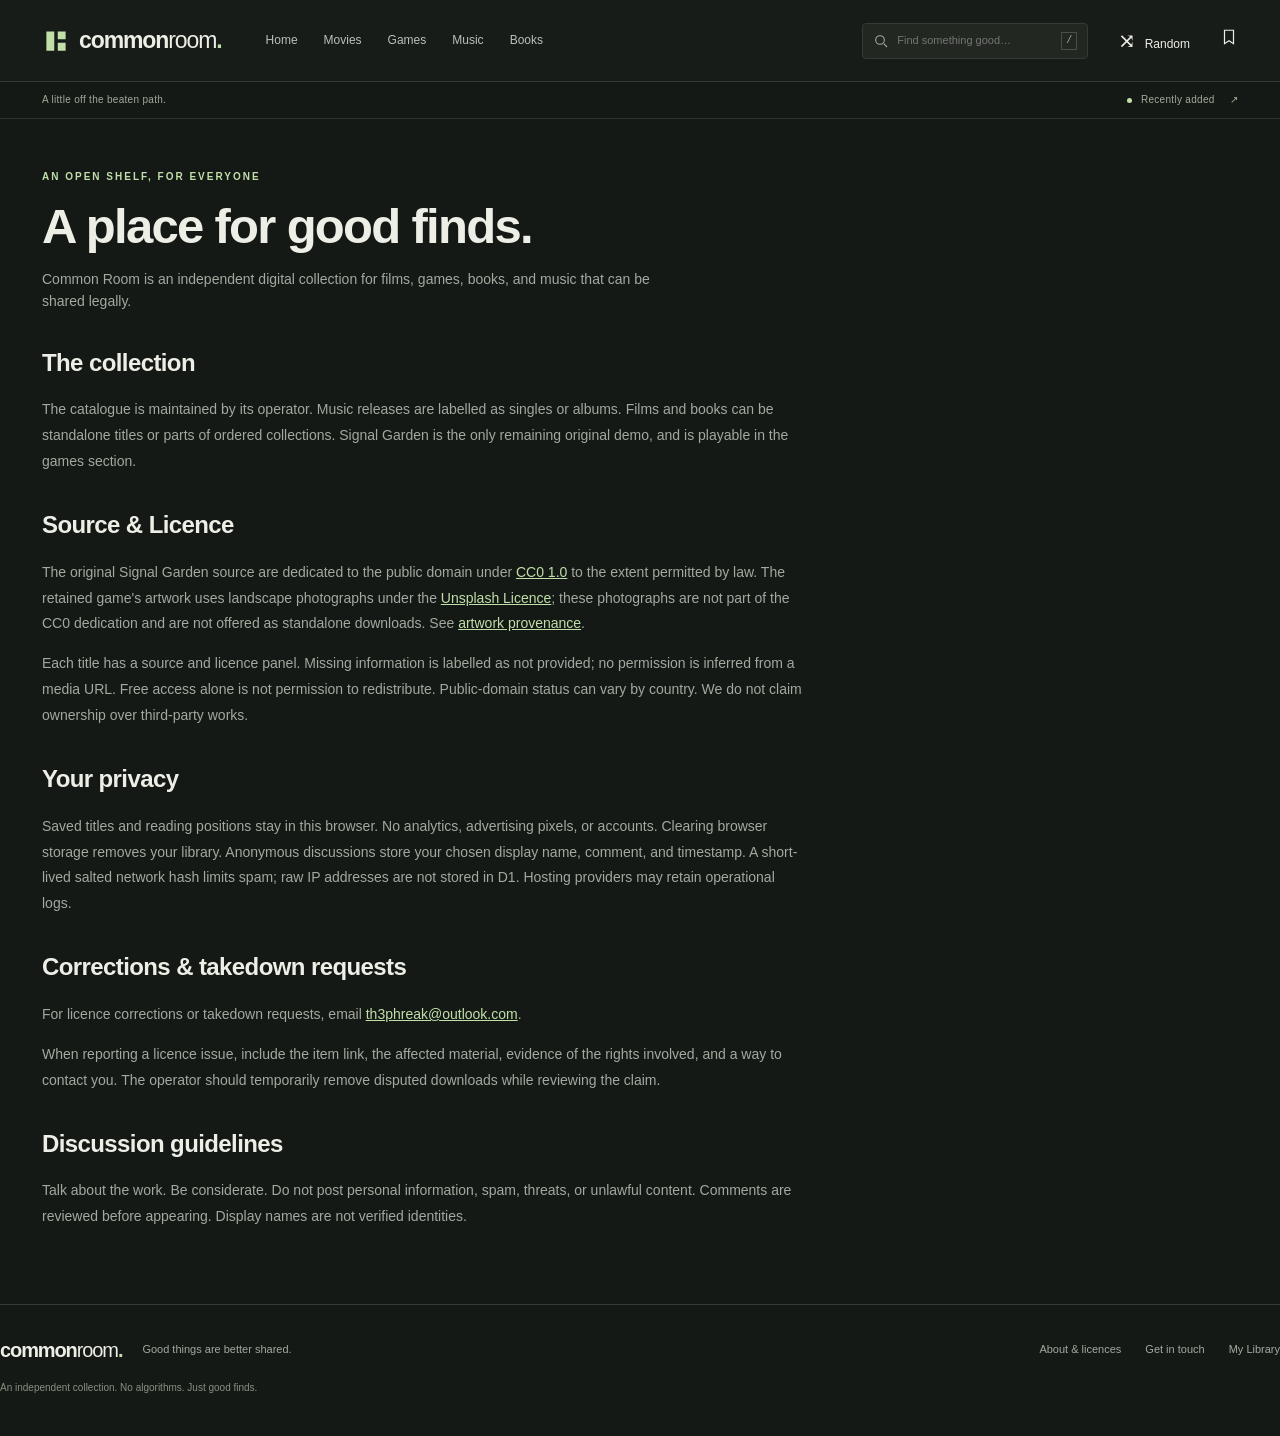
<file: about.html>
<!doctype html>
<html lang="en">
  <head>
    <meta charset="utf-8" />
    <meta name="viewport" content="width=device-width, initial-scale=1" />
    <title>About the collection — Common Room</title>
    <meta
      name="description"
      content="An independent collection of openly shareable movies, games, music and books. Browse, read, play, and save your next good find."
    />
    <meta name="theme-color" content="#141815" />
    <meta property="og:type" content="website" />
    <meta property="og:title" content="About the collection — Common Room" />
    <meta
      property="og:description"
      content="Good things are better shared. An independent digital collection."
    />
    <link rel="icon" href="/assets/images/favicon.svg" type="image/svg+xml" />
    <link rel="stylesheet" href="/assets/css/base.css" />
    <link rel="stylesheet" href="/assets/css/layout.css" />
    <link rel="stylesheet" href="/assets/css/components.css" />
    <link rel="stylesheet" href="/assets/css/responsive.css" />
    <script type="module" src="/assets/js/app.js"></script>
  </head>
  <body data-page="about" data-kind="about">
    <a class="skip" href="#main">Skip to content</a>
    <header class="site-header">
      <div class="header-inner">
        <a class="brand" href="/index.html" aria-label="commonroom home"
          ><svg viewBox="0 0 32 32" aria-hidden="true">
            <path
              d="M5 5h9v22H5zM18 5h9v9h-9zM18 18h9v9h-9z"
              fill="currentColor"
            /></svg
          ><span
            >common<span class="brand-light">room</span
            ><span class="brand-dot">.</span></span
          ></a
        ><button
          class="menu-toggle icon-button"
          aria-expanded="false"
          aria-controls="navigation"
          aria-label="Toggle navigation"
        >
          ☰
        </button>
        <nav id="navigation" aria-label="Main navigation">
          <a href="/index.html">Home</a><a href="/movies.html">Movies</a
          ><a href="/games.html">Games</a><a href="/music.html">Music</a
          ><a href="/books.html">Books</a
          ><a class="mobile-search-link" href="/search.html">Search</a>
        </nav>
        <form class="header-search" action="/search.html" role="search">
          <label class="sr-only" for="global-search"
            >Search the collection</label
          ><svg viewBox="0 0 24 24" aria-hidden="true">
            <circle cx="10.5" cy="10.5" r="6.5" />
            <path d="m16 16 5 5" /></svg
          ><input
            id="global-search"
            name="q"
            placeholder="Find something good…"
            type="search"
          /><kbd>/</kbd>
        </form>
        <button class="random-header" data-random>
          <span aria-hidden="true">⤨</span> Random</button
        ><a class="library-link" href="/library.html" aria-label="My Library"
          ><svg viewBox="0 0 24 24" aria-hidden="true">
            <path d="M6 3h12v18l-6-4-6 4z" /></svg
        ></a>
      </div>
    </header>
    <div class="utility-bar">
      <div>
        <span>A little off the beaten path.</span
        ><a href="/recently-added.html"
          ><span class="live-dot"></span> Recently added
          <span aria-hidden="true">↗</span></a
        >
      </div>
    </div>
    <main id="main" tabindex="-1">
      <div class="page-intro">
        <p class="eyebrow">AN OPEN SHELF, FOR EVERYONE</p>
        <h1>A place for good finds.</h1>
        <p>
          Common Room is an independent digital collection for films, games,
          books, and music that can be shared legally.
        </p>
      </div>
      <div class="prose">
        <h2 id="demo">The collection</h2>
        <p>
          The catalogue is maintained by its operator. Music releases are
          labelled as singles or albums. Films and books can be standalone
          titles or parts of ordered collections. Signal Garden is the only
          remaining original demo, and is playable in the games section.
        </p>
        <h2 id="licensing">Source & Licence</h2>
        <p>
          The original Signal Garden source are dedicated to the public domain
          under
          <a
            href="https://creativecommons.org/publicdomain/zero/1.0/"
            rel="noopener noreferrer"
            >CC0 1.0</a
          >
          to the extent permitted by law. The retained game's artwork uses
          landscape photographs under the
          <a href="https://unsplash.com/license" rel="noopener noreferrer"
            >Unsplash Licence</a
          >; these photographs are not part of the CC0 dedication and are not
          offered as standalone downloads. See
          <a href="/docs/artwork.md">artwork provenance</a>.
        </p>
        <p>
          Each title has a source and licence panel. Missing information is
          labelled as not provided; no permission is inferred from a media URL.
          Free access alone is not permission to redistribute. Public-domain
          status can vary by country. We do not claim ownership over third-party
          works.
        </p>
        <h2>Your privacy</h2>
        <p>
          Saved titles and reading positions stay in this browser. No analytics,
          advertising pixels, or accounts. Clearing browser storage removes your
          library. Anonymous discussions store your chosen display name,
          comment, and timestamp. A short-lived salted network hash limits spam;
          raw IP addresses are not stored in D1. Hosting providers may retain
          operational logs.
        </p>
        <h2 id="contact">Corrections & takedown requests</h2>
        <p id="contact-info">
          This is an undeployed demonstration. A public licensing contact has
          not yet been configured. The operator must provide a monitored contact
          address before public launch.
        </p>
        <p>
          When reporting a licence issue, include the item link, the affected
          material, evidence of the rights involved, and a way to contact you.
          The operator should temporarily remove disputed downloads while
          reviewing the claim.
        </p>
        <h2>Discussion guidelines</h2>
        <p>
          Talk about the work. Be considerate. Do not post personal information,
          spam, threats, or unlawful content. Comments are reviewed before
          appearing. Display names are not verified identities.
        </p>
      </div>
    </main>
    <footer class="site-footer">
      <a class="brand" href="/index.html"
        >common<span class="brand-light">room</span
        ><span class="brand-dot">.</span></a
      >
      <p>Good things are better shared.</p>
      <nav aria-label="Footer">
        <a href="/about.html">About & licences</a
        ><a href="/about.html#contact">Get in touch</a
        ><a href="/library.html">My Library</a>
      </nav>
      <small>An independent collection. No algorithms. Just good finds.</small>
    </footer>
    <div id="audio-dock" hidden></div>
    <div id="toast" role="status" class="toast" hidden></div>
    <noscript
      ><div class="noscript">
        JavaScript is needed to browse the catalogue and use players. You can
        still read <a href="/about.html">About & licences</a> or open the
        <a href="/data/movies.json">catalogue data</a>.
      </div></noscript
    >
  </body>
</html>
</file>
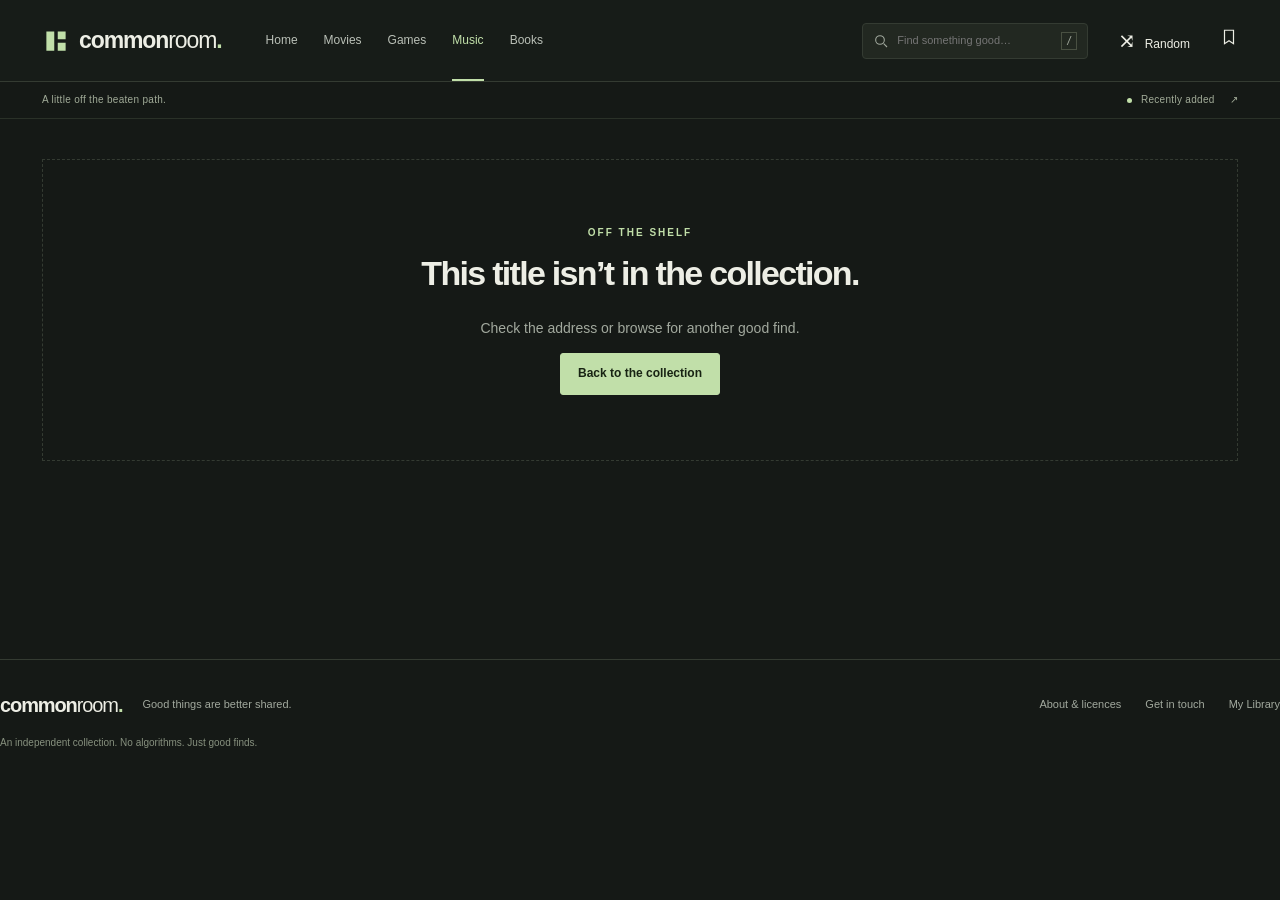
<file: album.html>
<!doctype html>
<html lang="en">
  <head>
    <meta charset="utf-8" />
    <meta name="viewport" content="width=device-width, initial-scale=1" />
    <title>Album — Common Room</title>
    <meta
      name="description"
      content="An independent collection of openly shareable movies, games, music and books. Browse, read, play, and save your next good find."
    />
    <meta name="theme-color" content="#141815" />
    <meta property="og:type" content="website" />
    <meta property="og:title" content="Album — Common Room" />
    <meta
      property="og:description"
      content="Good things are better shared. An independent digital collection."
    />
    <link rel="icon" href="/assets/images/favicon.svg" type="image/svg+xml" />
    <link rel="stylesheet" href="/assets/css/base.css" />
    <link rel="stylesheet" href="/assets/css/layout.css" />
    <link rel="stylesheet" href="/assets/css/components.css" />
    <link rel="stylesheet" href="/assets/css/responsive.css" />
    <script type="module" src="/assets/js/app.js"></script>
  </head>
  <body data-page="detail" data-kind="album">
    <a class="skip" href="#main">Skip to content</a>
    <header class="site-header">
      <div class="header-inner">
        <a class="brand" href="/index.html" aria-label="commonroom home"
          ><svg viewBox="0 0 32 32" aria-hidden="true">
            <path
              d="M5 5h9v22H5zM18 5h9v9h-9zM18 18h9v9h-9z"
              fill="currentColor"
            /></svg
          ><span
            >common<span class="brand-light">room</span
            ><span class="brand-dot">.</span></span
          ></a
        ><button
          class="menu-toggle icon-button"
          aria-expanded="false"
          aria-controls="navigation"
          aria-label="Toggle navigation"
        >
          ☰
        </button>
        <nav id="navigation" aria-label="Main navigation">
          <a href="/index.html">Home</a><a href="/movies.html">Movies</a
          ><a href="/games.html">Games</a><a href="/music.html">Music</a
          ><a href="/books.html">Books</a
          ><a class="mobile-search-link" href="/search.html">Search</a>
        </nav>
        <form class="header-search" action="/search.html" role="search">
          <label class="sr-only" for="global-search"
            >Search the collection</label
          ><svg viewBox="0 0 24 24" aria-hidden="true">
            <circle cx="10.5" cy="10.5" r="6.5" />
            <path d="m16 16 5 5" /></svg
          ><input
            id="global-search"
            name="q"
            placeholder="Find something good…"
            type="search"
          /><kbd>/</kbd>
        </form>
        <button class="random-header" data-random>
          <span aria-hidden="true">⤨</span> Random</button
        ><a class="library-link" href="/library.html" aria-label="My Library"
          ><svg viewBox="0 0 24 24" aria-hidden="true">
            <path d="M6 3h12v18l-6-4-6 4z" /></svg
        ></a>
      </div>
    </header>
    <div class="utility-bar">
      <div>
        <span>A little off the beaten path.</span
        ><a href="/recently-added.html"
          ><span class="live-dot"></span> Recently added
          <span aria-hidden="true">↗</span></a
        >
      </div>
    </div>
    <main id="main" tabindex="-1">
      <div class="initial-state">
        <p class="eyebrow">COMMON ROOM / THE COLLECTION</p>
        <h1>Album</h1>
        <p class="loading">Opening the shelves…</p>
      </div>
    </main>
    <footer class="site-footer">
      <a class="brand" href="/index.html"
        >common<span class="brand-light">room</span
        ><span class="brand-dot">.</span></a
      >
      <p>Good things are better shared.</p>
      <nav aria-label="Footer">
        <a href="/about.html">About & licences</a
        ><a href="/about.html#contact">Get in touch</a
        ><a href="/library.html">My Library</a>
      </nav>
      <small>An independent collection. No algorithms. Just good finds.</small>
    </footer>
    <div id="audio-dock" hidden></div>
    <div id="toast" role="status" class="toast" hidden></div>
    <noscript
      ><div class="noscript">
        JavaScript is needed to browse the catalogue and use players. You can
        still read <a href="/about.html">About & licences</a> or open the
        <a href="/data/movies.json">catalogue data</a>.
      </div></noscript
    >
  </body>
</html>
</file>
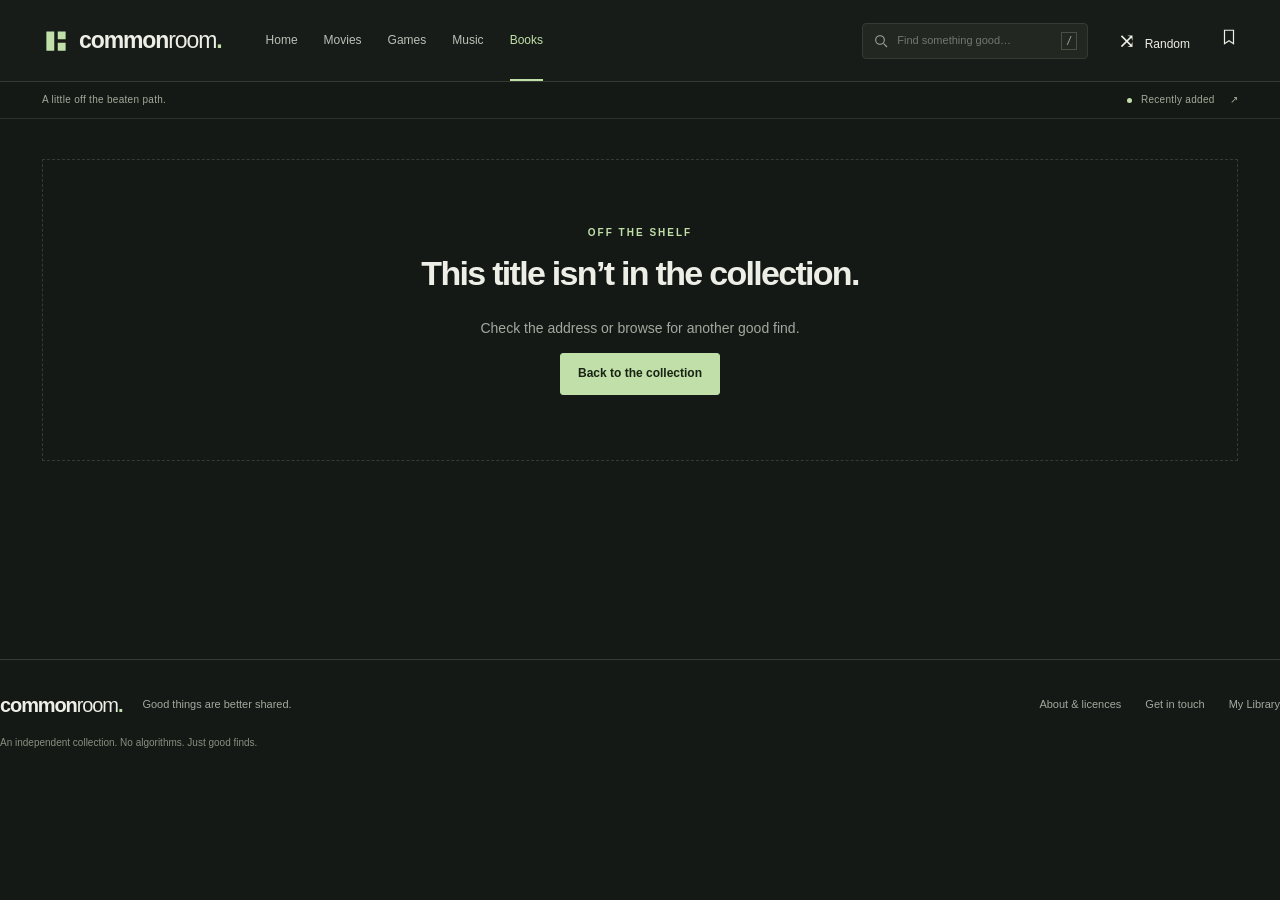
<file: book.html>
<!doctype html>
<html lang="en">
  <head>
    <meta charset="utf-8" />
    <meta name="viewport" content="width=device-width, initial-scale=1" />
    <title>Book — Common Room</title>
    <meta
      name="description"
      content="An independent collection of openly shareable movies, games, music and books. Browse, read, play, and save your next good find."
    />
    <meta name="theme-color" content="#141815" />
    <meta property="og:type" content="website" />
    <meta property="og:title" content="Book — Common Room" />
    <meta
      property="og:description"
      content="Good things are better shared. An independent digital collection."
    />
    <link rel="icon" href="/assets/images/favicon.svg" type="image/svg+xml" />
    <link rel="stylesheet" href="/assets/css/base.css" />
    <link rel="stylesheet" href="/assets/css/layout.css" />
    <link rel="stylesheet" href="/assets/css/components.css" />
    <link rel="stylesheet" href="/assets/css/responsive.css" />
    <script type="module" src="/assets/js/app.js"></script>
  </head>
  <body data-page="detail" data-kind="book">
    <a class="skip" href="#main">Skip to content</a>
    <header class="site-header">
      <div class="header-inner">
        <a class="brand" href="/index.html" aria-label="commonroom home"
          ><svg viewBox="0 0 32 32" aria-hidden="true">
            <path
              d="M5 5h9v22H5zM18 5h9v9h-9zM18 18h9v9h-9z"
              fill="currentColor"
            /></svg
          ><span
            >common<span class="brand-light">room</span
            ><span class="brand-dot">.</span></span
          ></a
        ><button
          class="menu-toggle icon-button"
          aria-expanded="false"
          aria-controls="navigation"
          aria-label="Toggle navigation"
        >
          ☰
        </button>
        <nav id="navigation" aria-label="Main navigation">
          <a href="/index.html">Home</a><a href="/movies.html">Movies</a
          ><a href="/games.html">Games</a><a href="/music.html">Music</a
          ><a href="/books.html">Books</a
          ><a class="mobile-search-link" href="/search.html">Search</a>
        </nav>
        <form class="header-search" action="/search.html" role="search">
          <label class="sr-only" for="global-search"
            >Search the collection</label
          ><svg viewBox="0 0 24 24" aria-hidden="true">
            <circle cx="10.5" cy="10.5" r="6.5" />
            <path d="m16 16 5 5" /></svg
          ><input
            id="global-search"
            name="q"
            placeholder="Find something good…"
            type="search"
          /><kbd>/</kbd>
        </form>
        <button class="random-header" data-random>
          <span aria-hidden="true">⤨</span> Random</button
        ><a class="library-link" href="/library.html" aria-label="My Library"
          ><svg viewBox="0 0 24 24" aria-hidden="true">
            <path d="M6 3h12v18l-6-4-6 4z" /></svg
        ></a>
      </div>
    </header>
    <div class="utility-bar">
      <div>
        <span>A little off the beaten path.</span
        ><a href="/recently-added.html"
          ><span class="live-dot"></span> Recently added
          <span aria-hidden="true">↗</span></a
        >
      </div>
    </div>
    <main id="main" tabindex="-1">
      <div class="initial-state">
        <p class="eyebrow">COMMON ROOM / THE COLLECTION</p>
        <h1>Book</h1>
        <p class="loading">Opening the shelves…</p>
      </div>
    </main>
    <footer class="site-footer">
      <a class="brand" href="/index.html"
        >common<span class="brand-light">room</span
        ><span class="brand-dot">.</span></a
      >
      <p>Good things are better shared.</p>
      <nav aria-label="Footer">
        <a href="/about.html">About & licences</a
        ><a href="/about.html#contact">Get in touch</a
        ><a href="/library.html">My Library</a>
      </nav>
      <small>An independent collection. No algorithms. Just good finds.</small>
    </footer>
    <div id="audio-dock" hidden></div>
    <div id="toast" role="status" class="toast" hidden></div>
    <noscript
      ><div class="noscript">
        JavaScript is needed to browse the catalogue and use players. You can
        still read <a href="/about.html">About & licences</a> or open the
        <a href="/data/movies.json">catalogue data</a>.
      </div></noscript
    >
  </body>
</html>
</file>
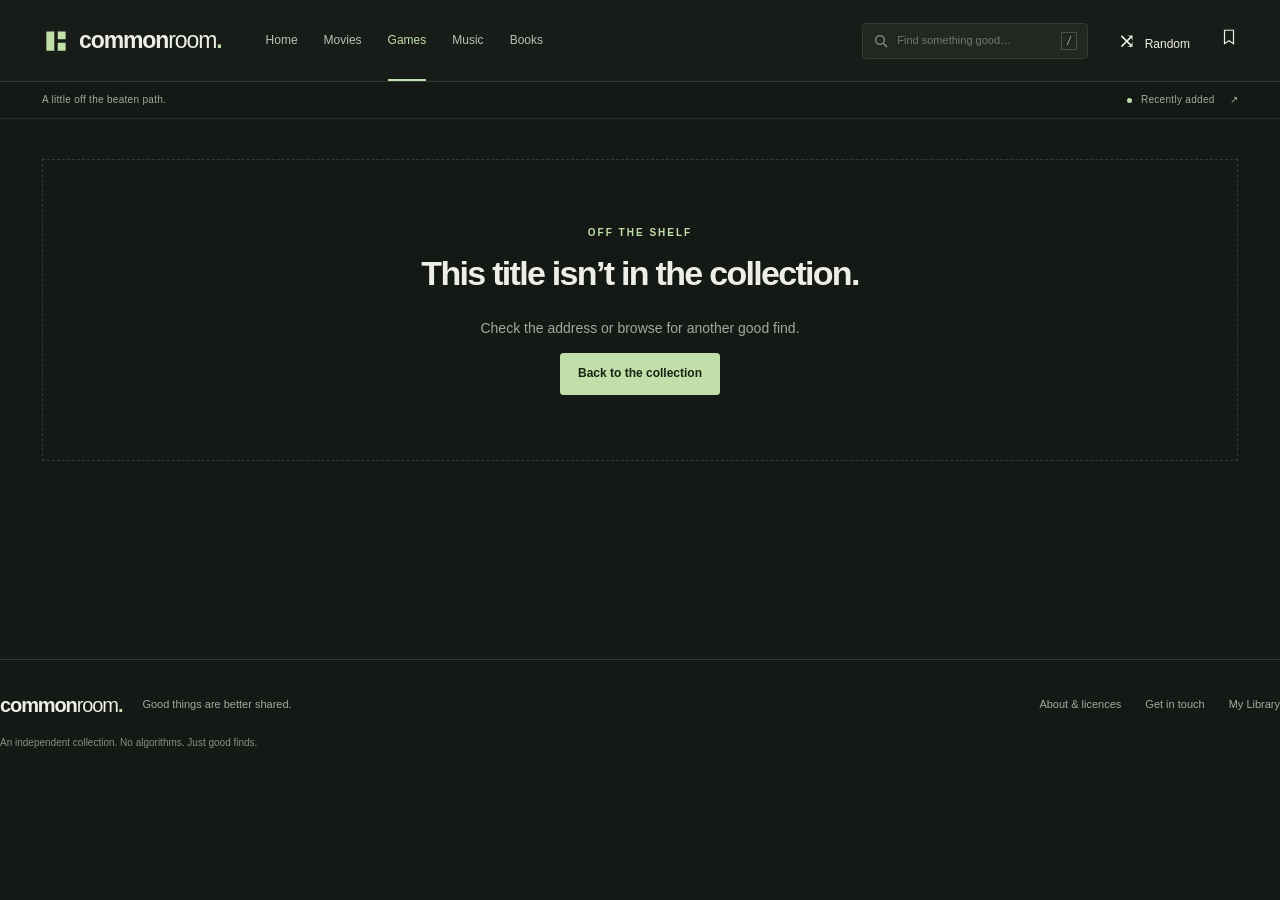
<file: game.html>
<!doctype html>
<html lang="en">
  <head>
    <meta charset="utf-8" />
    <meta name="viewport" content="width=device-width, initial-scale=1" />
    <title>Game — Common Room</title>
    <meta
      name="description"
      content="An independent collection of openly shareable movies, games, music and books. Browse, read, play, and save your next good find."
    />
    <meta name="theme-color" content="#141815" />
    <meta property="og:type" content="website" />
    <meta property="og:title" content="Game — Common Room" />
    <meta
      property="og:description"
      content="Good things are better shared. An independent digital collection."
    />
    <link rel="icon" href="/assets/images/favicon.svg" type="image/svg+xml" />
    <link rel="stylesheet" href="/assets/css/base.css" />
    <link rel="stylesheet" href="/assets/css/layout.css" />
    <link rel="stylesheet" href="/assets/css/components.css" />
    <link rel="stylesheet" href="/assets/css/responsive.css" />
    <script type="module" src="/assets/js/app.js"></script>
  </head>
  <body data-page="detail" data-kind="game">
    <a class="skip" href="#main">Skip to content</a>
    <header class="site-header">
      <div class="header-inner">
        <a class="brand" href="/index.html" aria-label="commonroom home"
          ><svg viewBox="0 0 32 32" aria-hidden="true">
            <path
              d="M5 5h9v22H5zM18 5h9v9h-9zM18 18h9v9h-9z"
              fill="currentColor"
            /></svg
          ><span
            >common<span class="brand-light">room</span
            ><span class="brand-dot">.</span></span
          ></a
        ><button
          class="menu-toggle icon-button"
          aria-expanded="false"
          aria-controls="navigation"
          aria-label="Toggle navigation"
        >
          ☰
        </button>
        <nav id="navigation" aria-label="Main navigation">
          <a href="/index.html">Home</a><a href="/movies.html">Movies</a
          ><a href="/games.html">Games</a><a href="/music.html">Music</a
          ><a href="/books.html">Books</a
          ><a class="mobile-search-link" href="/search.html">Search</a>
        </nav>
        <form class="header-search" action="/search.html" role="search">
          <label class="sr-only" for="global-search"
            >Search the collection</label
          ><svg viewBox="0 0 24 24" aria-hidden="true">
            <circle cx="10.5" cy="10.5" r="6.5" />
            <path d="m16 16 5 5" /></svg
          ><input
            id="global-search"
            name="q"
            placeholder="Find something good…"
            type="search"
          /><kbd>/</kbd>
        </form>
        <button class="random-header" data-random>
          <span aria-hidden="true">⤨</span> Random</button
        ><a class="library-link" href="/library.html" aria-label="My Library"
          ><svg viewBox="0 0 24 24" aria-hidden="true">
            <path d="M6 3h12v18l-6-4-6 4z" /></svg
        ></a>
      </div>
    </header>
    <div class="utility-bar">
      <div>
        <span>A little off the beaten path.</span
        ><a href="/recently-added.html"
          ><span class="live-dot"></span> Recently added
          <span aria-hidden="true">↗</span></a
        >
      </div>
    </div>
    <main id="main" tabindex="-1">
      <div class="initial-state">
        <p class="eyebrow">COMMON ROOM / THE COLLECTION</p>
        <h1>Game</h1>
        <p class="loading">Opening the shelves…</p>
      </div>
    </main>
    <footer class="site-footer">
      <a class="brand" href="/index.html"
        >common<span class="brand-light">room</span
        ><span class="brand-dot">.</span></a
      >
      <p>Good things are better shared.</p>
      <nav aria-label="Footer">
        <a href="/about.html">About & licences</a
        ><a href="/about.html#contact">Get in touch</a
        ><a href="/library.html">My Library</a>
      </nav>
      <small>An independent collection. No algorithms. Just good finds.</small>
    </footer>
    <div id="audio-dock" hidden></div>
    <div id="toast" role="status" class="toast" hidden></div>
    <noscript
      ><div class="noscript">
        JavaScript is needed to browse the catalogue and use players. You can
        still read <a href="/about.html">About & licences</a> or open the
        <a href="/data/movies.json">catalogue data</a>.
      </div></noscript
    >
  </body>
</html>
</file>
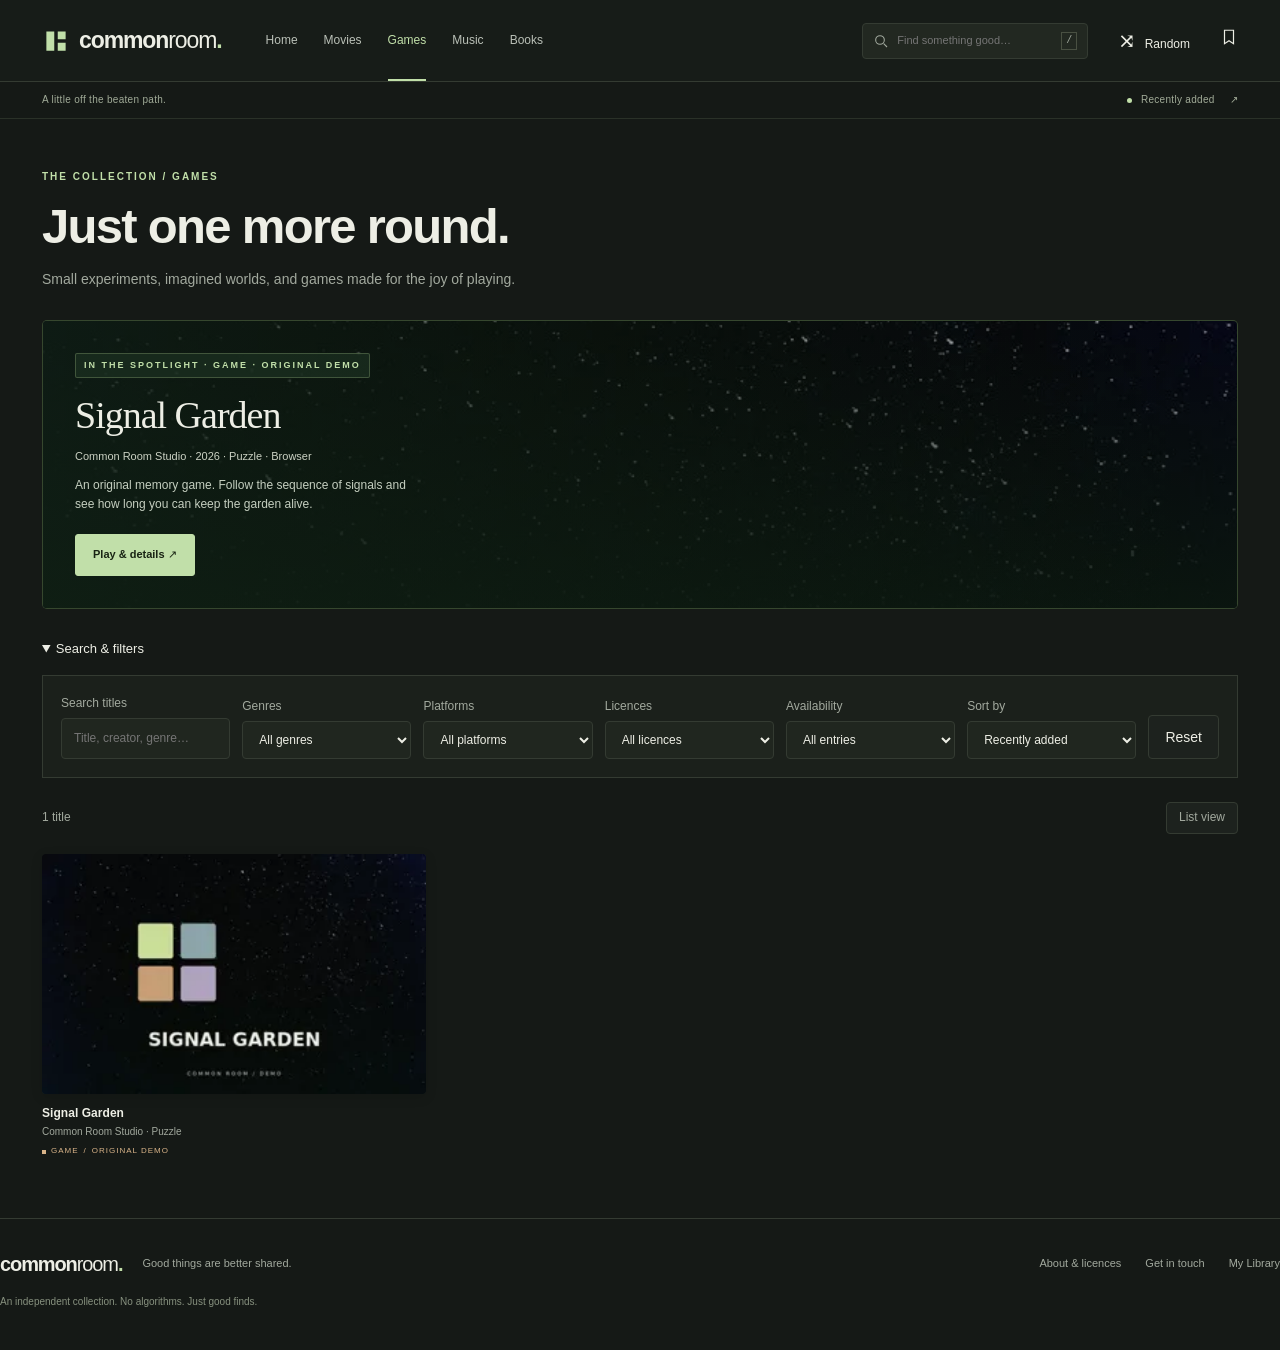
<file: games.html>
<!doctype html>
<html lang="en">
  <head>
    <meta charset="utf-8" />
    <meta name="viewport" content="width=device-width, initial-scale=1" />
    <title>Games — Common Room</title>
    <meta
      name="description"
      content="An independent collection of openly shareable movies, games, music and books. Browse, read, play, and save your next good find."
    />
    <meta name="theme-color" content="#141815" />
    <meta property="og:type" content="website" />
    <meta property="og:title" content="Games — Common Room" />
    <meta
      property="og:description"
      content="Good things are better shared. An independent digital collection."
    />
    <link rel="icon" href="/assets/images/favicon.svg" type="image/svg+xml" />
    <link rel="stylesheet" href="/assets/css/base.css" />
    <link rel="stylesheet" href="/assets/css/layout.css" />
    <link rel="stylesheet" href="/assets/css/components.css" />
    <link rel="stylesheet" href="/assets/css/responsive.css" />
    <script type="module" src="/assets/js/app.js"></script>
  </head>
  <body data-page="games" data-kind="games">
    <a class="skip" href="#main">Skip to content</a>
    <header class="site-header">
      <div class="header-inner">
        <a class="brand" href="/index.html" aria-label="commonroom home"
          ><svg viewBox="0 0 32 32" aria-hidden="true">
            <path
              d="M5 5h9v22H5zM18 5h9v9h-9zM18 18h9v9h-9z"
              fill="currentColor"
            /></svg
          ><span
            >common<span class="brand-light">room</span
            ><span class="brand-dot">.</span></span
          ></a
        ><button
          class="menu-toggle icon-button"
          aria-expanded="false"
          aria-controls="navigation"
          aria-label="Toggle navigation"
        >
          ☰
        </button>
        <nav id="navigation" aria-label="Main navigation">
          <a href="/index.html">Home</a><a href="/movies.html">Movies</a
          ><a href="/games.html" aria-current="page">Games</a
          ><a href="/music.html">Music</a><a href="/books.html">Books</a
          ><a class="mobile-search-link" href="/search.html">Search</a>
        </nav>
        <form class="header-search" action="/search.html" role="search">
          <label class="sr-only" for="global-search"
            >Search the collection</label
          ><svg viewBox="0 0 24 24" aria-hidden="true">
            <circle cx="10.5" cy="10.5" r="6.5" />
            <path d="m16 16 5 5" /></svg
          ><input
            id="global-search"
            name="q"
            placeholder="Find something good…"
            type="search"
          /><kbd>/</kbd>
        </form>
        <button class="random-header" data-random>
          <span aria-hidden="true">⤨</span> Random</button
        ><a class="library-link" href="/library.html" aria-label="My Library"
          ><svg viewBox="0 0 24 24" aria-hidden="true">
            <path d="M6 3h12v18l-6-4-6 4z" /></svg
        ></a>
      </div>
    </header>
    <div class="utility-bar">
      <div>
        <span>A little off the beaten path.</span
        ><a href="/recently-added.html"
          ><span class="live-dot"></span> Recently added
          <span aria-hidden="true">↗</span></a
        >
      </div>
    </div>
    <main id="main" tabindex="-1">
      <div class="initial-state">
        <p class="eyebrow">COMMON ROOM / THE COLLECTION</p>
        <h1>Games</h1>
        <p class="loading">Opening the shelves…</p>
      </div>
    </main>
    <footer class="site-footer">
      <a class="brand" href="/index.html"
        >common<span class="brand-light">room</span
        ><span class="brand-dot">.</span></a
      >
      <p>Good things are better shared.</p>
      <nav aria-label="Footer">
        <a href="/about.html">About & licences</a
        ><a href="/about.html#contact">Get in touch</a
        ><a href="/library.html">My Library</a>
      </nav>
      <small>An independent collection. No algorithms. Just good finds.</small>
    </footer>
    <div id="audio-dock" hidden></div>
    <div id="toast" role="status" class="toast" hidden></div>
    <noscript
      ><div class="noscript">
        JavaScript is needed to browse the catalogue and use players. You can
        still read <a href="/about.html">About & licences</a> or open the
        <a href="/data/movies.json">catalogue data</a>.
      </div></noscript
    >
  </body>
</html>
</file>
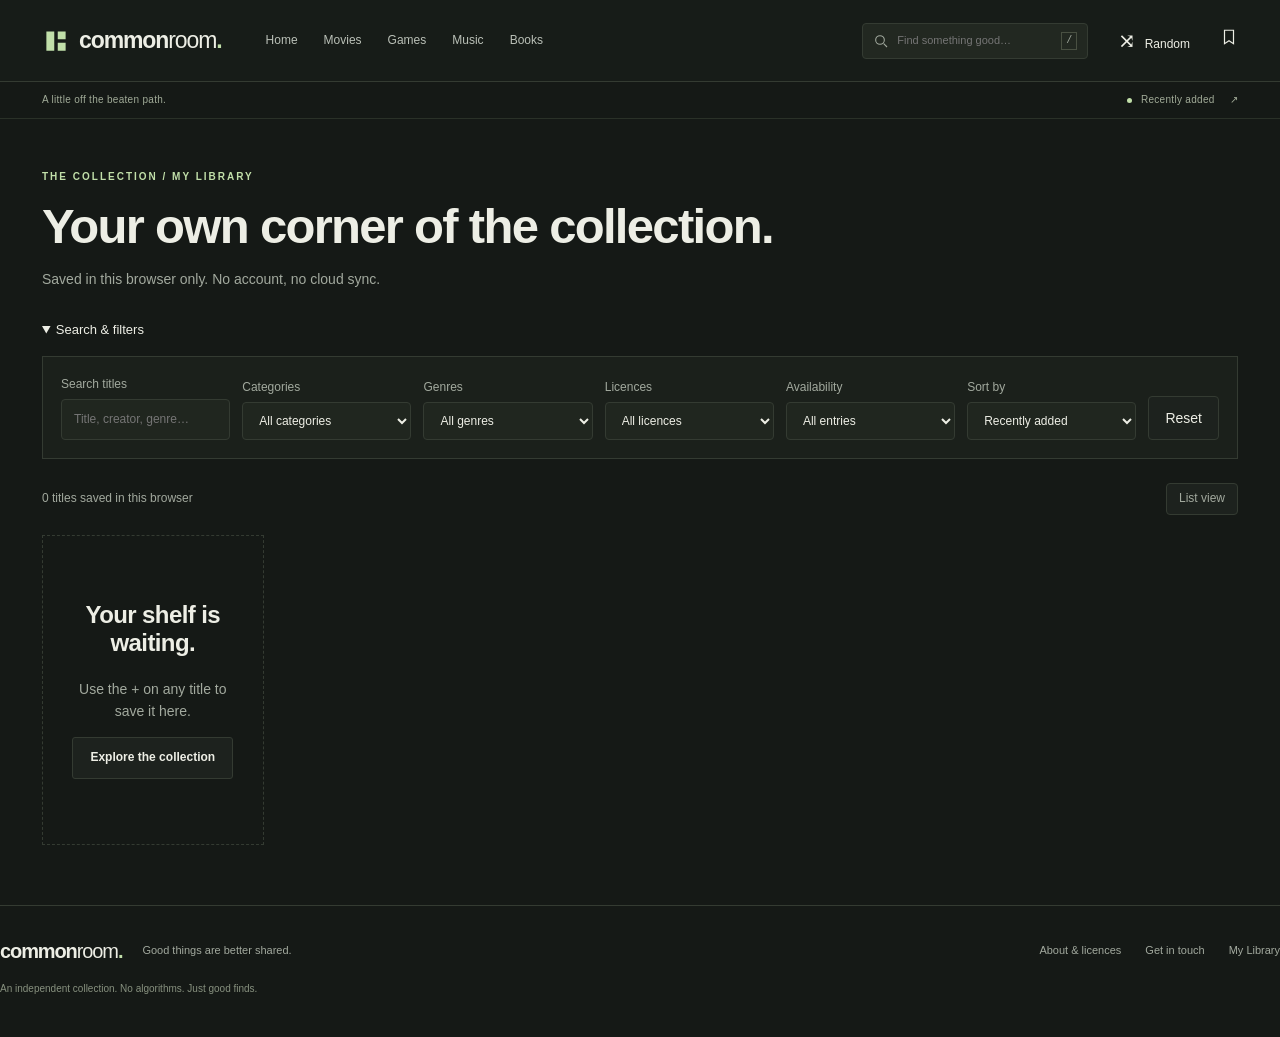
<file: library.html>
<!doctype html>
<html lang="en">
  <head>
    <meta charset="utf-8" />
    <meta name="viewport" content="width=device-width, initial-scale=1" />
    <title>My Library — Common Room</title>
    <meta
      name="description"
      content="An independent collection of openly shareable movies, games, music and books. Browse, read, play, and save your next good find."
    />
    <meta name="theme-color" content="#141815" />
    <meta property="og:type" content="website" />
    <meta property="og:title" content="My Library — Common Room" />
    <meta
      property="og:description"
      content="Good things are better shared. An independent digital collection."
    />
    <link rel="icon" href="/assets/images/favicon.svg" type="image/svg+xml" />
    <link rel="stylesheet" href="/assets/css/base.css" />
    <link rel="stylesheet" href="/assets/css/layout.css" />
    <link rel="stylesheet" href="/assets/css/components.css" />
    <link rel="stylesheet" href="/assets/css/responsive.css" />
    <script type="module" src="/assets/js/app.js"></script>
  </head>
  <body data-page="library" data-kind="library">
    <a class="skip" href="#main">Skip to content</a>
    <header class="site-header">
      <div class="header-inner">
        <a class="brand" href="/index.html" aria-label="commonroom home"
          ><svg viewBox="0 0 32 32" aria-hidden="true">
            <path
              d="M5 5h9v22H5zM18 5h9v9h-9zM18 18h9v9h-9z"
              fill="currentColor"
            /></svg
          ><span
            >common<span class="brand-light">room</span
            ><span class="brand-dot">.</span></span
          ></a
        ><button
          class="menu-toggle icon-button"
          aria-expanded="false"
          aria-controls="navigation"
          aria-label="Toggle navigation"
        >
          ☰
        </button>
        <nav id="navigation" aria-label="Main navigation">
          <a href="/index.html">Home</a><a href="/movies.html">Movies</a
          ><a href="/games.html">Games</a><a href="/music.html">Music</a
          ><a href="/books.html">Books</a
          ><a class="mobile-search-link" href="/search.html">Search</a>
        </nav>
        <form class="header-search" action="/search.html" role="search">
          <label class="sr-only" for="global-search"
            >Search the collection</label
          ><svg viewBox="0 0 24 24" aria-hidden="true">
            <circle cx="10.5" cy="10.5" r="6.5" />
            <path d="m16 16 5 5" /></svg
          ><input
            id="global-search"
            name="q"
            placeholder="Find something good…"
            type="search"
          /><kbd>/</kbd>
        </form>
        <button class="random-header" data-random>
          <span aria-hidden="true">⤨</span> Random</button
        ><a class="library-link" href="/library.html" aria-label="My Library"
          ><svg viewBox="0 0 24 24" aria-hidden="true">
            <path d="M6 3h12v18l-6-4-6 4z" /></svg
        ></a>
      </div>
    </header>
    <div class="utility-bar">
      <div>
        <span>A little off the beaten path.</span
        ><a href="/recently-added.html"
          ><span class="live-dot"></span> Recently added
          <span aria-hidden="true">↗</span></a
        >
      </div>
    </div>
    <main id="main" tabindex="-1">
      <div class="initial-state">
        <p class="eyebrow">COMMON ROOM / THE COLLECTION</p>
        <h1>My Library</h1>
        <p class="loading">Opening the shelves…</p>
      </div>
    </main>
    <footer class="site-footer">
      <a class="brand" href="/index.html"
        >common<span class="brand-light">room</span
        ><span class="brand-dot">.</span></a
      >
      <p>Good things are better shared.</p>
      <nav aria-label="Footer">
        <a href="/about.html">About & licences</a
        ><a href="/about.html#contact">Get in touch</a
        ><a href="/library.html">My Library</a>
      </nav>
      <small>An independent collection. No algorithms. Just good finds.</small>
    </footer>
    <div id="audio-dock" hidden></div>
    <div id="toast" role="status" class="toast" hidden></div>
    <noscript
      ><div class="noscript">
        JavaScript is needed to browse the catalogue and use players. You can
        still read <a href="/about.html">About & licences</a> or open the
        <a href="/data/movies.json">catalogue data</a>.
      </div></noscript
    >
  </body>
</html>
</file>
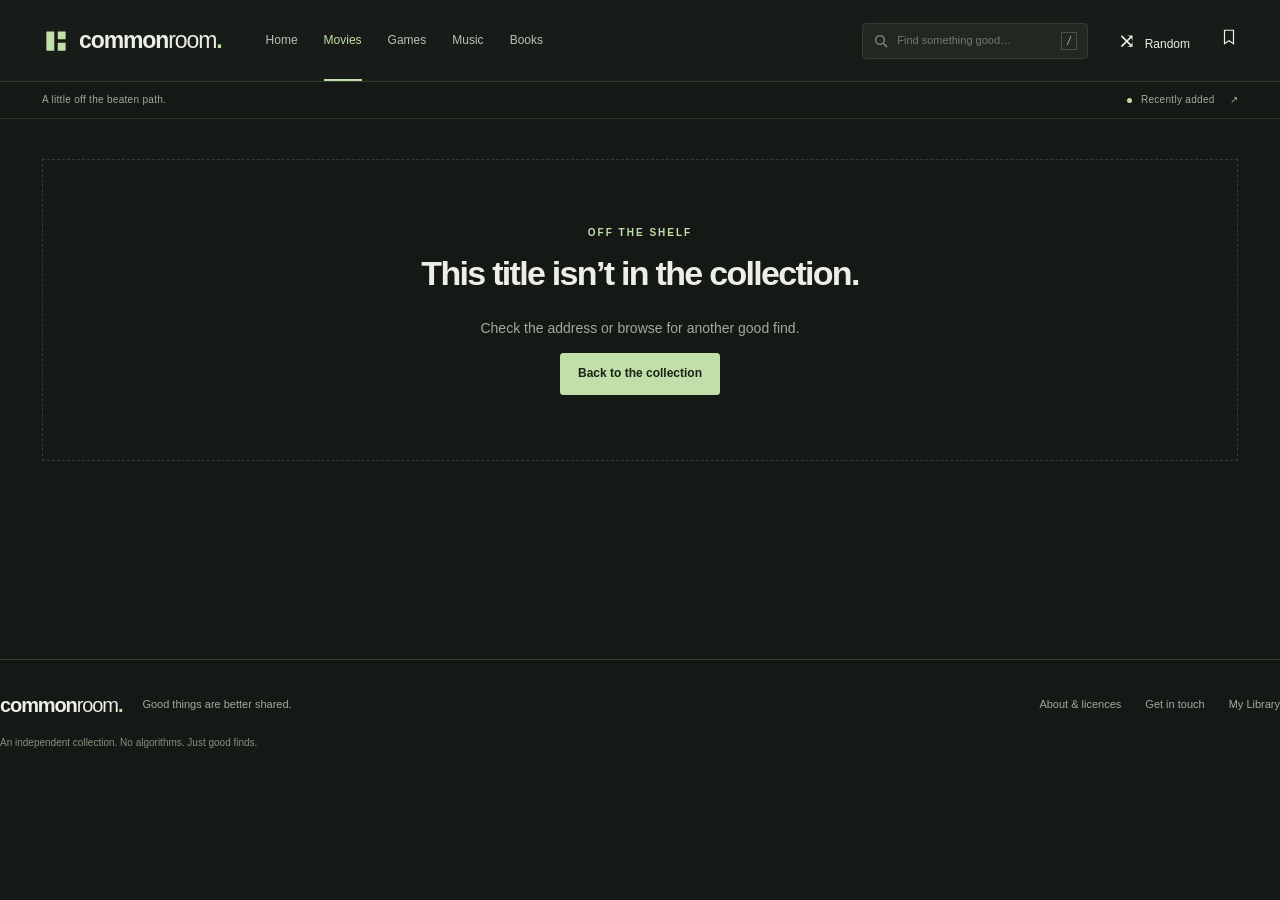
<file: movie.html>
<!doctype html>
<html lang="en">
  <head>
    <meta charset="utf-8" />
    <meta name="viewport" content="width=device-width, initial-scale=1" />
    <title>Movie — Common Room</title>
    <meta
      name="description"
      content="An independent collection of openly shareable movies, games, music and books. Browse, read, play, and save your next good find."
    />
    <meta name="theme-color" content="#141815" />
    <meta property="og:type" content="website" />
    <meta property="og:title" content="Movie — Common Room" />
    <meta
      property="og:description"
      content="Good things are better shared. An independent digital collection."
    />
    <link rel="icon" href="/assets/images/favicon.svg" type="image/svg+xml" />
    <link rel="stylesheet" href="/assets/css/base.css" />
    <link rel="stylesheet" href="/assets/css/layout.css" />
    <link rel="stylesheet" href="/assets/css/components.css" />
    <link rel="stylesheet" href="/assets/css/responsive.css" />
    <script type="module" src="/assets/js/app.js"></script>
  </head>
  <body data-page="detail" data-kind="movie">
    <a class="skip" href="#main">Skip to content</a>
    <header class="site-header">
      <div class="header-inner">
        <a class="brand" href="/index.html" aria-label="commonroom home"
          ><svg viewBox="0 0 32 32" aria-hidden="true">
            <path
              d="M5 5h9v22H5zM18 5h9v9h-9zM18 18h9v9h-9z"
              fill="currentColor"
            /></svg
          ><span
            >common<span class="brand-light">room</span
            ><span class="brand-dot">.</span></span
          ></a
        ><button
          class="menu-toggle icon-button"
          aria-expanded="false"
          aria-controls="navigation"
          aria-label="Toggle navigation"
        >
          ☰
        </button>
        <nav id="navigation" aria-label="Main navigation">
          <a href="/index.html">Home</a><a href="/movies.html">Movies</a
          ><a href="/games.html">Games</a><a href="/music.html">Music</a
          ><a href="/books.html">Books</a
          ><a class="mobile-search-link" href="/search.html">Search</a>
        </nav>
        <form class="header-search" action="/search.html" role="search">
          <label class="sr-only" for="global-search"
            >Search the collection</label
          ><svg viewBox="0 0 24 24" aria-hidden="true">
            <circle cx="10.5" cy="10.5" r="6.5" />
            <path d="m16 16 5 5" /></svg
          ><input
            id="global-search"
            name="q"
            placeholder="Find something good…"
            type="search"
          /><kbd>/</kbd>
        </form>
        <button class="random-header" data-random>
          <span aria-hidden="true">⤨</span> Random</button
        ><a class="library-link" href="/library.html" aria-label="My Library"
          ><svg viewBox="0 0 24 24" aria-hidden="true">
            <path d="M6 3h12v18l-6-4-6 4z" /></svg
        ></a>
      </div>
    </header>
    <div class="utility-bar">
      <div>
        <span>A little off the beaten path.</span
        ><a href="/recently-added.html"
          ><span class="live-dot"></span> Recently added
          <span aria-hidden="true">↗</span></a
        >
      </div>
    </div>
    <main id="main" tabindex="-1">
      <div class="initial-state">
        <p class="eyebrow">COMMON ROOM / THE COLLECTION</p>
        <h1>Movie</h1>
        <p class="loading">Opening the shelves…</p>
      </div>
    </main>
    <footer class="site-footer">
      <a class="brand" href="/index.html"
        >common<span class="brand-light">room</span
        ><span class="brand-dot">.</span></a
      >
      <p>Good things are better shared.</p>
      <nav aria-label="Footer">
        <a href="/about.html">About & licences</a
        ><a href="/about.html#contact">Get in touch</a
        ><a href="/library.html">My Library</a>
      </nav>
      <small>An independent collection. No algorithms. Just good finds.</small>
    </footer>
    <div id="audio-dock" hidden></div>
    <div id="toast" role="status" class="toast" hidden></div>
    <noscript
      ><div class="noscript">
        JavaScript is needed to browse the catalogue and use players. You can
        still read <a href="/about.html">About & licences</a> or open the
        <a href="/data/movies.json">catalogue data</a>.
      </div></noscript
    >
  </body>
</html>
</file>
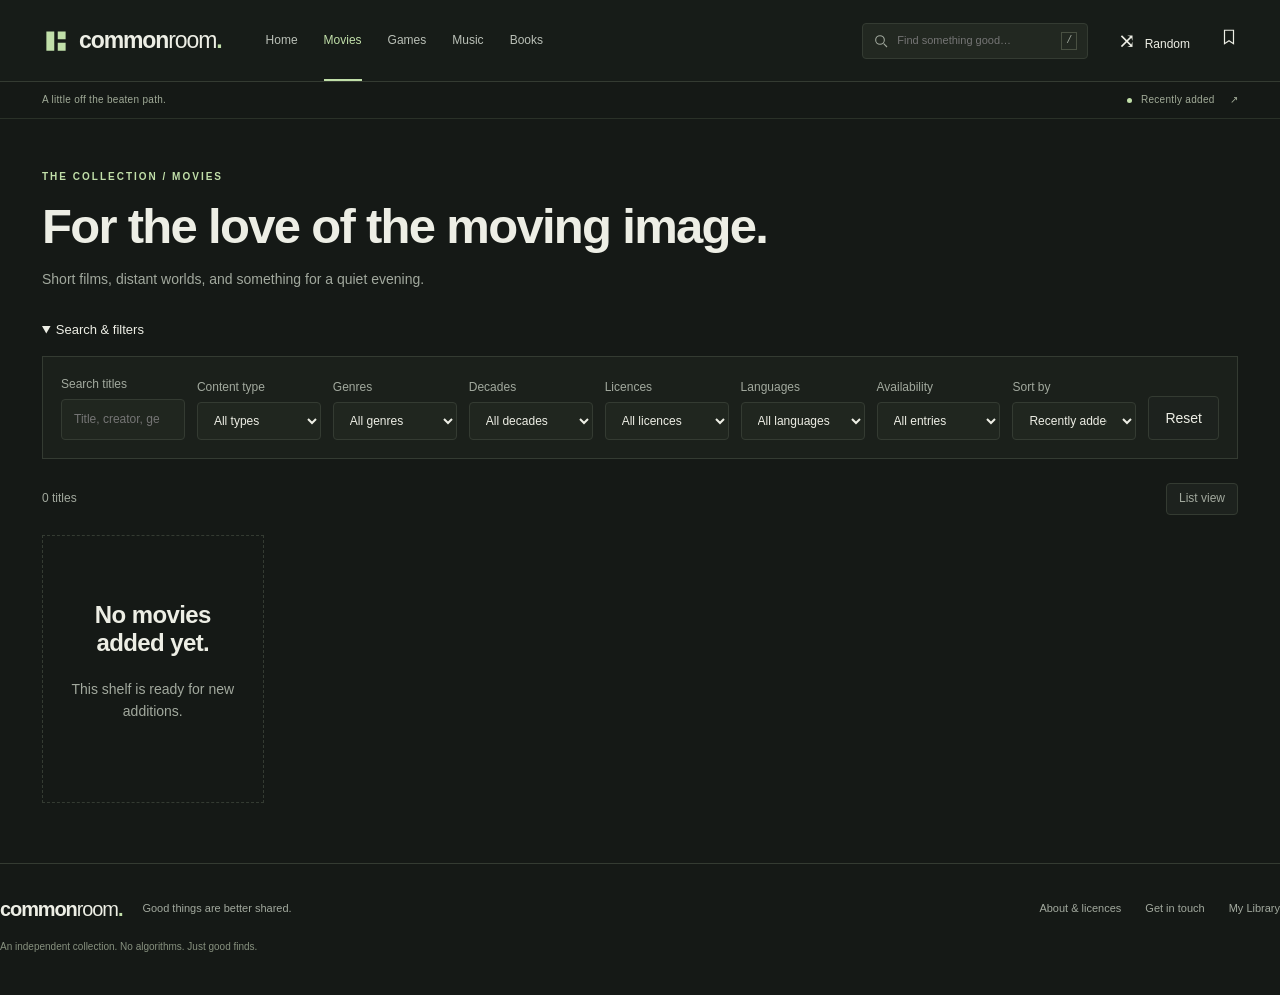
<file: movies.html>
<!doctype html>
<html lang="en">
  <head>
    <meta charset="utf-8" />
    <meta name="viewport" content="width=device-width, initial-scale=1" />
    <title>Movies — Common Room</title>
    <meta
      name="description"
      content="An independent collection of openly shareable movies, games, music and books. Browse, read, play, and save your next good find."
    />
    <meta name="theme-color" content="#141815" />
    <meta property="og:type" content="website" />
    <meta property="og:title" content="Movies — Common Room" />
    <meta
      property="og:description"
      content="Good things are better shared. An independent digital collection."
    />
    <link rel="icon" href="/assets/images/favicon.svg" type="image/svg+xml" />
    <link rel="stylesheet" href="/assets/css/base.css" />
    <link rel="stylesheet" href="/assets/css/layout.css" />
    <link rel="stylesheet" href="/assets/css/components.css" />
    <link rel="stylesheet" href="/assets/css/responsive.css" />
    <script type="module" src="/assets/js/app.js"></script>
  </head>
  <body data-page="movies" data-kind="movies">
    <a class="skip" href="#main">Skip to content</a>
    <header class="site-header">
      <div class="header-inner">
        <a class="brand" href="/index.html" aria-label="commonroom home"
          ><svg viewBox="0 0 32 32" aria-hidden="true">
            <path
              d="M5 5h9v22H5zM18 5h9v9h-9zM18 18h9v9h-9z"
              fill="currentColor"
            /></svg
          ><span
            >common<span class="brand-light">room</span
            ><span class="brand-dot">.</span></span
          ></a
        ><button
          class="menu-toggle icon-button"
          aria-expanded="false"
          aria-controls="navigation"
          aria-label="Toggle navigation"
        >
          ☰
        </button>
        <nav id="navigation" aria-label="Main navigation">
          <a href="/index.html">Home</a
          ><a href="/movies.html" aria-current="page">Movies</a
          ><a href="/games.html">Games</a><a href="/music.html">Music</a
          ><a href="/books.html">Books</a
          ><a class="mobile-search-link" href="/search.html">Search</a>
        </nav>
        <form class="header-search" action="/search.html" role="search">
          <label class="sr-only" for="global-search"
            >Search the collection</label
          ><svg viewBox="0 0 24 24" aria-hidden="true">
            <circle cx="10.5" cy="10.5" r="6.5" />
            <path d="m16 16 5 5" /></svg
          ><input
            id="global-search"
            name="q"
            placeholder="Find something good…"
            type="search"
          /><kbd>/</kbd>
        </form>
        <button class="random-header" data-random>
          <span aria-hidden="true">⤨</span> Random</button
        ><a class="library-link" href="/library.html" aria-label="My Library"
          ><svg viewBox="0 0 24 24" aria-hidden="true">
            <path d="M6 3h12v18l-6-4-6 4z" /></svg
        ></a>
      </div>
    </header>
    <div class="utility-bar">
      <div>
        <span>A little off the beaten path.</span
        ><a href="/recently-added.html"
          ><span class="live-dot"></span> Recently added
          <span aria-hidden="true">↗</span></a
        >
      </div>
    </div>
    <main id="main" tabindex="-1">
      <div class="initial-state">
        <p class="eyebrow">COMMON ROOM / THE COLLECTION</p>
        <h1>Movies</h1>
        <p class="loading">Opening the shelves…</p>
      </div>
    </main>
    <footer class="site-footer">
      <a class="brand" href="/index.html"
        >common<span class="brand-light">room</span
        ><span class="brand-dot">.</span></a
      >
      <p>Good things are better shared.</p>
      <nav aria-label="Footer">
        <a href="/about.html">About & licences</a
        ><a href="/about.html#contact">Get in touch</a
        ><a href="/library.html">My Library</a>
      </nav>
      <small>An independent collection. No algorithms. Just good finds.</small>
    </footer>
    <div id="audio-dock" hidden></div>
    <div id="toast" role="status" class="toast" hidden></div>
    <noscript
      ><div class="noscript">
        JavaScript is needed to browse the catalogue and use players. You can
        still read <a href="/about.html">About & licences</a> or open the
        <a href="/data/movies.json">catalogue data</a>.
      </div></noscript
    >
  </body>
</html>
</file>
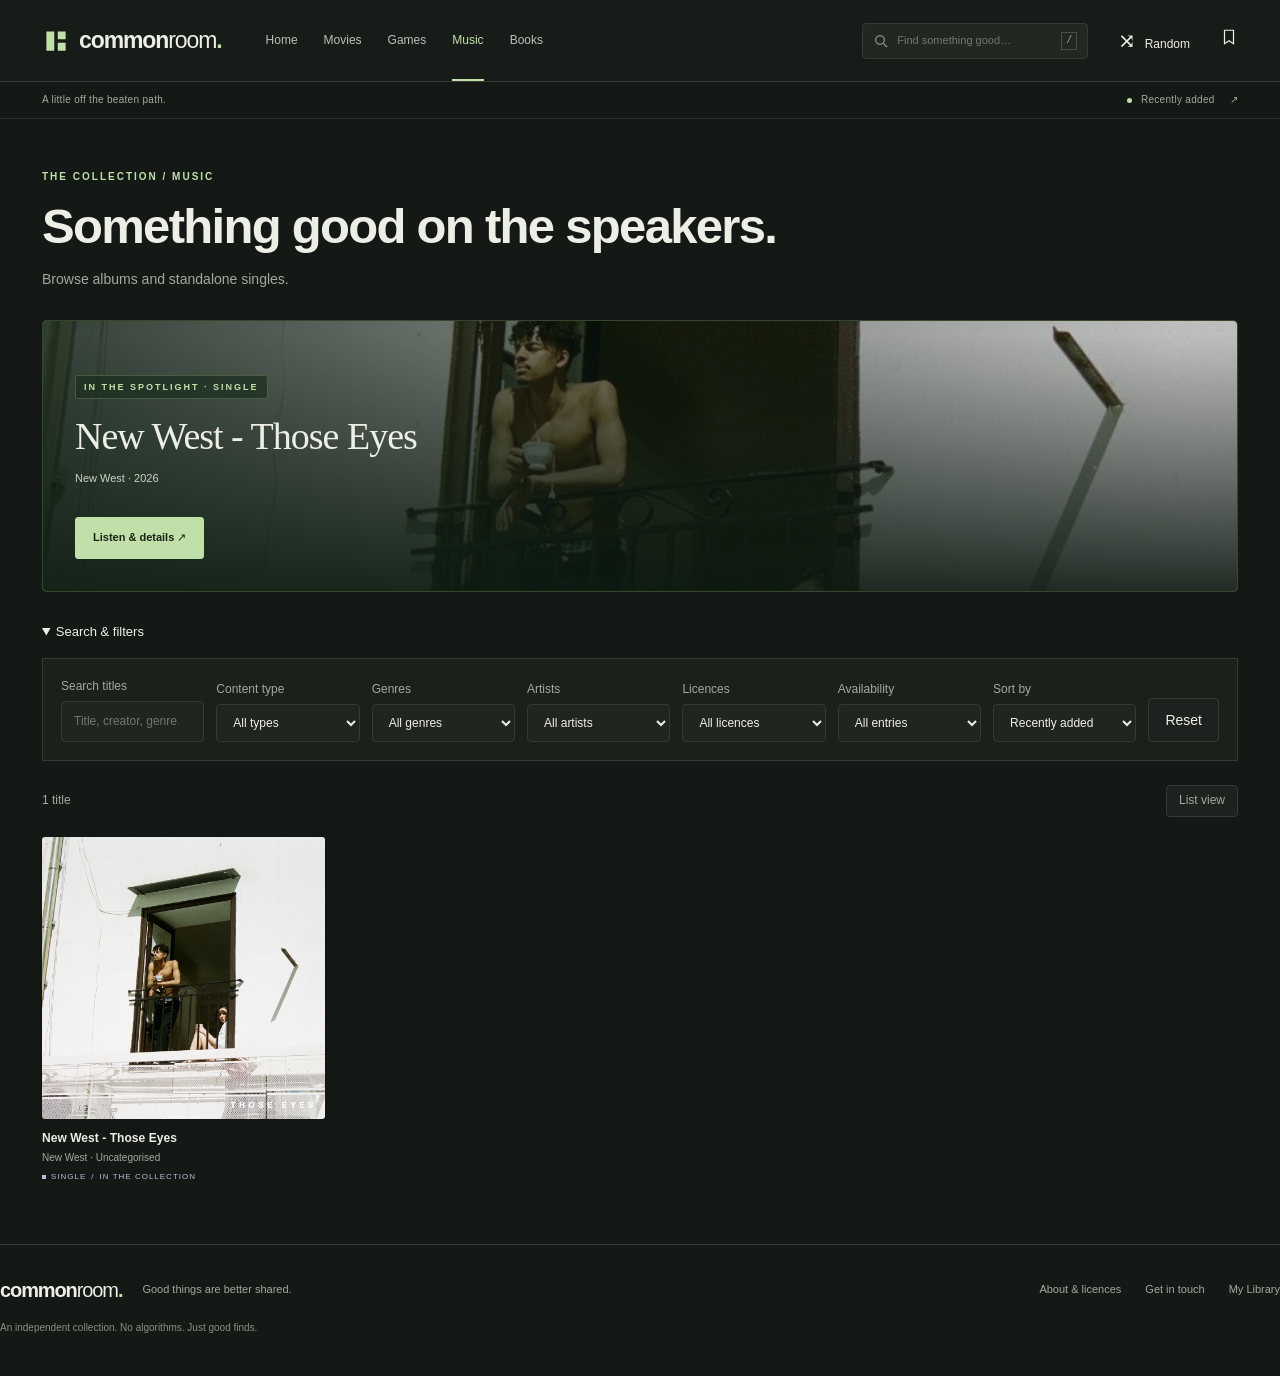
<file: music.html>
<!doctype html>
<html lang="en">
  <head>
    <meta charset="utf-8" />
    <meta name="viewport" content="width=device-width, initial-scale=1" />
    <title>Music — Common Room</title>
    <meta
      name="description"
      content="An independent collection of openly shareable movies, games, music and books. Browse, read, play, and save your next good find."
    />
    <meta name="theme-color" content="#141815" />
    <meta property="og:type" content="website" />
    <meta property="og:title" content="Music — Common Room" />
    <meta
      property="og:description"
      content="Good things are better shared. An independent digital collection."
    />
    <link rel="icon" href="/assets/images/favicon.svg" type="image/svg+xml" />
    <link rel="stylesheet" href="/assets/css/base.css" />
    <link rel="stylesheet" href="/assets/css/layout.css" />
    <link rel="stylesheet" href="/assets/css/components.css" />
    <link rel="stylesheet" href="/assets/css/responsive.css" />
    <script type="module" src="/assets/js/app.js"></script>
  </head>
  <body data-page="music" data-kind="music">
    <a class="skip" href="#main">Skip to content</a>
    <header class="site-header">
      <div class="header-inner">
        <a class="brand" href="/index.html" aria-label="commonroom home"
          ><svg viewBox="0 0 32 32" aria-hidden="true">
            <path
              d="M5 5h9v22H5zM18 5h9v9h-9zM18 18h9v9h-9z"
              fill="currentColor"
            /></svg
          ><span
            >common<span class="brand-light">room</span
            ><span class="brand-dot">.</span></span
          ></a
        ><button
          class="menu-toggle icon-button"
          aria-expanded="false"
          aria-controls="navigation"
          aria-label="Toggle navigation"
        >
          ☰
        </button>
        <nav id="navigation" aria-label="Main navigation">
          <a href="/index.html">Home</a><a href="/movies.html">Movies</a
          ><a href="/games.html">Games</a
          ><a href="/music.html" aria-current="page">Music</a
          ><a href="/books.html">Books</a
          ><a class="mobile-search-link" href="/search.html">Search</a>
        </nav>
        <form class="header-search" action="/search.html" role="search">
          <label class="sr-only" for="global-search"
            >Search the collection</label
          ><svg viewBox="0 0 24 24" aria-hidden="true">
            <circle cx="10.5" cy="10.5" r="6.5" />
            <path d="m16 16 5 5" /></svg
          ><input
            id="global-search"
            name="q"
            placeholder="Find something good…"
            type="search"
          /><kbd>/</kbd>
        </form>
        <button class="random-header" data-random>
          <span aria-hidden="true">⤨</span> Random</button
        ><a class="library-link" href="/library.html" aria-label="My Library"
          ><svg viewBox="0 0 24 24" aria-hidden="true">
            <path d="M6 3h12v18l-6-4-6 4z" /></svg
        ></a>
      </div>
    </header>
    <div class="utility-bar">
      <div>
        <span>A little off the beaten path.</span
        ><a href="/recently-added.html"
          ><span class="live-dot"></span> Recently added
          <span aria-hidden="true">↗</span></a
        >
      </div>
    </div>
    <main id="main" tabindex="-1">
      <div class="initial-state">
        <p class="eyebrow">COMMON ROOM / THE COLLECTION</p>
        <h1>Music</h1>
        <p class="loading">Opening the shelves…</p>
      </div>
    </main>
    <footer class="site-footer">
      <a class="brand" href="/index.html"
        >common<span class="brand-light">room</span
        ><span class="brand-dot">.</span></a
      >
      <p>Good things are better shared.</p>
      <nav aria-label="Footer">
        <a href="/about.html">About & licences</a
        ><a href="/about.html#contact">Get in touch</a
        ><a href="/library.html">My Library</a>
      </nav>
      <small>An independent collection. No algorithms. Just good finds.</small>
    </footer>
    <div id="audio-dock" hidden></div>
    <div id="toast" role="status" class="toast" hidden></div>
    <noscript
      ><div class="noscript">
        JavaScript is needed to browse the catalogue and use players. You can
        still read <a href="/about.html">About & licences</a> or open the
        <a href="/data/movies.json">catalogue data</a>.
      </div></noscript
    >
  </body>
</html>
</file>
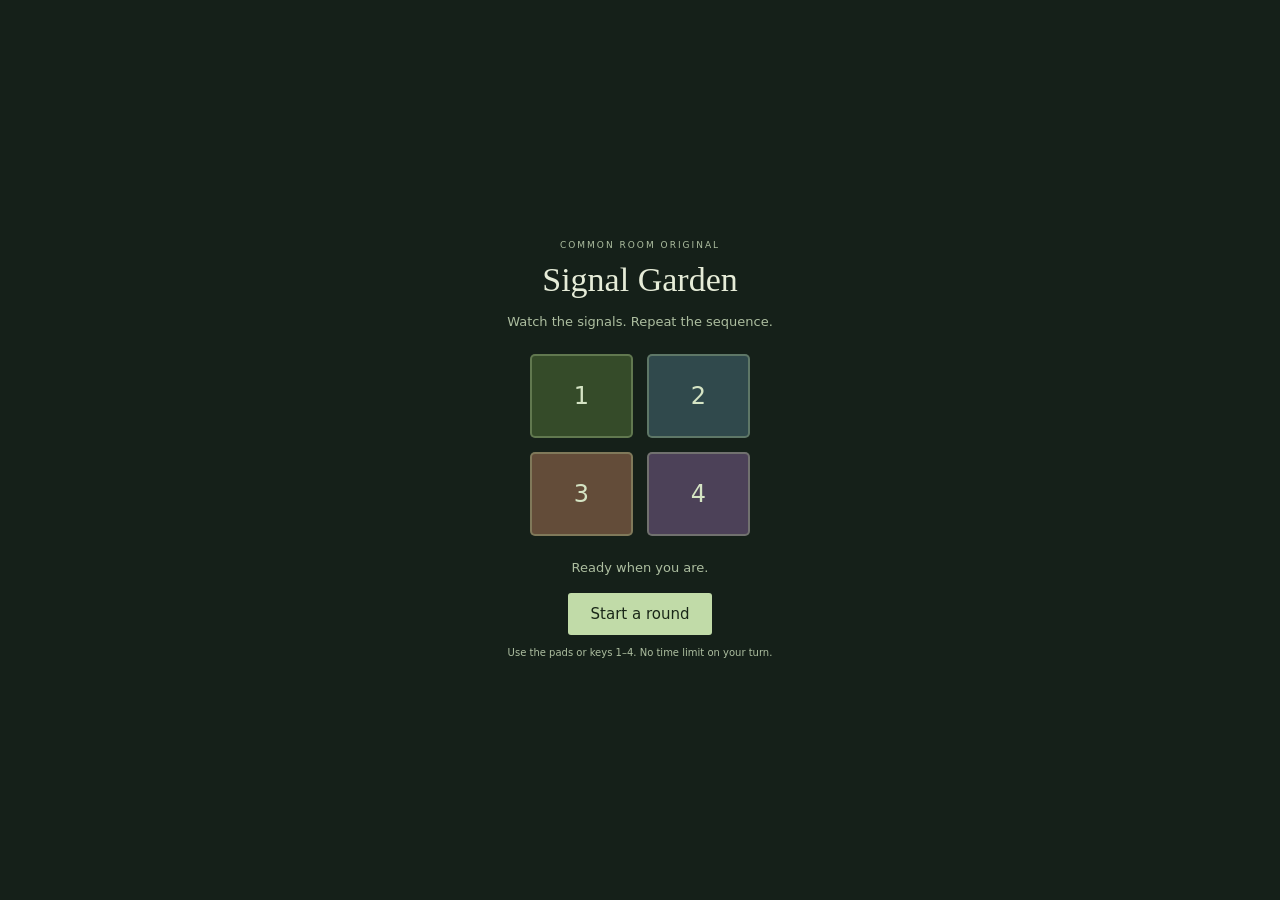
<file: media/demo/signal-garden.html>
<!doctype html>
<html lang="en">
  <head>
    <meta charset="utf-8" />
    <meta name="viewport" content="width=device-width,initial-scale=1" />
    <title>Signal Garden — original memory game</title>
    <link rel="stylesheet" href="signal-garden.css" />
    <script src="signal-garden.js" defer></script>
  </head>
  <body>
    <main>
      <p class="label">COMMON ROOM ORIGINAL</p>
      <h1>Signal Garden</h1>
      <p>Watch the signals. Repeat the sequence.</p>
      <div id="board" role="group" aria-label="Four signal pads">
        <button data-pad="0" aria-label="Signal 1, fern">1</button
        ><button data-pad="1" aria-label="Signal 2, mist">2</button
        ><button data-pad="2" aria-label="Signal 3, clay">3</button
        ><button data-pad="3" aria-label="Signal 4, dusk">4</button>
      </div>
      <p id="status" role="status" aria-live="polite">Ready when you are.</p>
      <button id="start">Start a round</button>
      <p class="hint">Use the pads or keys 1–4. No time limit on your turn.</p>
    </main>
  </body>
</html>
</file>
<file: assets/css/base.css>
:root {
  color-scheme: dark;
  --bg: #151916;
  --surface: #1d221e;
  --surface-2: #242b24;
  --ink: #edeee5;
  --muted: #a2a99e;
  --line: #343b32;
  --accent: #c1dfa9;
  --gold: #d8bd83;
  --movie: #c1dfa9;
  --game: #d9b489;
  --book: #dccaa9;
  --music: #b9badc;
  --radius: 4px;
  --space: 24px;
  --duration: 180ms;
  font-family: Arial, Helvetica, sans-serif;
  font-synthesis: none;
}

* {
  box-sizing: border-box;
}

body {
  margin: 0;
  background: var(--bg);
  color: var(--ink);
  font-size: 14px;
  line-height: 1.6;
}

button,
input,
select,
textarea {
  font: inherit;
}

button,
a,
input,
select,
textarea {
  -webkit-tap-highlight-color: transparent;
}

button {
  cursor: pointer;
}

a {
  color: inherit;
  text-decoration: none;
}

a:hover {
  color: var(--accent);
}

button {
  color: inherit;
}

img {
  max-width: 100%;
  display: block;
}

button,
input,
select,
textarea {
  border-radius: var(--radius);
}

button:disabled {
  opacity: 0.5;
  cursor: not-allowed;
}

button:focus-visible,
a:focus-visible,
input:focus-visible,
select:focus-visible,
textarea:focus-visible,
summary:focus-visible {
  outline: 2px solid var(--accent);
  outline-offset: 5px;
}

h1,
h2,
h3,
p {
  margin-top: 0;
}

h1,
h2,
h3 {
  line-height: 1.2;
}

h1 {
  font-size: clamp(32px, 4vw, 49px);
  letter-spacing: -1.7px;
}

h2 {
  font-size: 24px;
  letter-spacing: -0.6px;
}

h3 {
  font-size: 16px;
}

p {
  color: var(--muted);
}

svg {
  width: 20px;
  height: 20px;
  fill: none;
  stroke: currentColor;
  stroke-width: 1.6;
}

button {
  border: 1px solid var(--line);
  background: var(--surface);
  padding: 10px 16px;
}

button:hover {
  border-color: #77836e;
  background: #2c3529;
}

input,
select,
textarea {
  background: #20261f;
  border: 1px solid var(--line);
  color: var(--ink);
  padding: 10px 12px;
  max-width: 100%;
}

textarea {
  resize: vertical;
  min-height: 110px;
}

label {
  font-size: 12px;
  color: var(--muted);
}

[hidden] {
  display: none !important;
}
.sr-only {
  position: absolute;
  width: 1px;
  height: 1px;
  padding: 0;
  margin: -1px;
  overflow: hidden;
  clip: rect(0, 0, 0, 0);
  white-space: nowrap;
  border: 0;
}
.skip {
  position: fixed;
  top: -60px;
  left: 20px;
  background: var(--accent);
  color: var(--bg);
  padding: 12px;
  z-index: 100;
}
.skip:focus {
  top: 10px;
}
.eyebrow {
  font-size: 10px;
  font-weight: 700;
  letter-spacing: 2px;
  color: var(--accent);
  text-transform: uppercase;
  margin-bottom: 12px;
}
.muted {
  color: var(--muted);
}
.meta {
  font-size: 12px;
  color: var(--muted);
}
.button {
  display: inline-flex;
  justify-content: center;
  align-items: center;
  gap: 9px;
  padding: 10px 17px;
  border: 1px solid var(--line);
  border-radius: 3px;
  font-size: 12px;
  font-weight: 600;
  min-height: 42px;
  background: var(--surface);
}
.button:hover {
  background: #34402e;
  color: var(--ink);
}
.primary {
  background: var(--accent);
  color: #182313;
  border-color: var(--accent);
}
.primary:hover {
  background: #d3ebbf;
  color: #182313;
}
.text-link {
  font-size: 12px;
  color: var(--accent);
}
.text-link:hover {
  text-decoration: underline;
}
.badge {
  display: inline-block;
  border: 1px solid #b8d5a544;
  color: #c6d5bb;
  padding: 2px 6px;
  font-size: 9px;
  line-height: 1.5;
  letter-spacing: 0.4px;
  border-radius: 2px;
}
.demo-badge {
  color: #c8bba4;
  border-color: #c8bba444;
}
.empty {
  padding: 65px 20px;
  text-align: center;
  border: 1px dashed var(--line);
}
.empty h1 {
  font-size: 34px;
}
.error {
  color: #edb5a7;
}
.prose {
  max-width: 760px;
  line-height: 1.85;
}
.prose h2 {
  margin-top: 36px;
}
.prose a {
  text-decoration: underline;
  color: var(--accent);
}
.toast {
  position: fixed;
  bottom: 100px;
  left: 50%;
  transform: translateX(-50%);
  padding: 12px 20px;
  background: var(--accent);
  color: #1c2919;
  z-index: 100;
  box-shadow: 0 4px 25px #0005;
  max-width: 90vw;
}
.noscript {
  padding: 20px;
  background: #442e25;
}
.loading {
  animation: breathe 2s ease-in-out infinite;
}
@keyframes breathe {
  50% {
    opacity: 0.5;
  }
}
@media (prefers-reduced-motion: reduce) {
  *,
  *::before,
  *::after {
    animation: none !important;
    transition: none !important;
    scroll-behavior: auto !important;
  }
}
</file>
<file: assets/css/layout.css>
.site-header {
  height: 82px;
  border-bottom: 1px solid var(--line);
  background: #171c18;
}
.header-inner {
  max-width: 1400px;
  margin: auto;
  height: 100%;
  padding: 0 42px;
  display: flex;
  align-items: center;
  gap: 30px;
}
.brand {
  display: inline-flex;
  align-items: center;
  font-size: 23px;
  font-weight: 800;
  letter-spacing: -1.1px;
  white-space: nowrap;
  line-height: 1;
}
.brand svg {
  width: 28px;
  height: 28px;
  color: var(--accent);
  stroke: none;
  margin-right: 9px;
}
.brand-light {
  font-weight: 400;
}
.brand-dot {
  color: var(--accent);
}
.header-inner nav {
  display: flex;
  align-items: center;
  gap: 26px;
  height: 100%;
  margin-left: 14px;
}
.header-inner nav a {
  height: 100%;
  display: flex;
  align-items: center;
  position: relative;
  font-size: 12px;
  color: #bac0b7;
}
.header-inner nav a[aria-current] {
  color: var(--accent);
}
.header-inner nav a[aria-current]:after {
  content: "";
  height: 2px;
  background: var(--accent);
  position: absolute;
  bottom: 0;
  left: 0;
  right: 0;
}
.header-search {
  margin-left: auto;
  display: flex;
  align-items: center;
  background: #222821;
  border: 1px solid var(--line);
  height: 36px;
  border-radius: 4px;
  width: 226px;
  padding: 0 10px;
}
.header-search svg {
  width: 16px;
  flex-shrink: 0;
  color: var(--muted);
}
.header-search input {
  padding: 5px 8px;
  border: 0;
  background: none;
  width: 100%;
  font-size: 11px;
  outline-offset: 0;
}
.header-search kbd {
  font-size: 10px;
  border: 1px solid #495042;
  line-height: 16px;
  padding: 0 4px;
  color: var(--muted);
}
.random-header {
  background: none;
  border: 0;
  font-size: 12px;
  padding: 0;
  white-space: nowrap;
}
.random-header span {
  font-size: 21px;
  margin-right: 5px;
}
.library-link svg {
  width: 18px;
}
.menu-toggle {
  display: none;
}
.utility-bar {
  border-bottom: 1px solid #2a3128;
}
.utility-bar > div {
  max-width: 1400px;
  margin: auto;
  padding: 10px 42px;
  display: flex;
  justify-content: space-between;
  font-size: 10px;
  color: #a1ab98;
  letter-spacing: 0.3px;
}
.live-dot {
  display: inline-block;
  width: 5px;
  height: 5px;
  background: var(--accent);
  border-radius: 50%;
  vertical-align: middle;
  margin-right: 6px;
}
.utility-bar a span:last-child {
  margin-left: 12px;
}
main {
  max-width: 1400px;
  margin: auto;
  padding: 40px 42px 60px;
  min-height: 60vh;
}
.home-intro {
  display: flex;
  justify-content: space-between;
  align-items: end;
  margin-bottom: 29px;
}
.home-intro h1 {
  font-size: 34px;
  letter-spacing: -1.2px;
  margin-bottom: 7px;
  font-weight: 600;
}
.home-intro p {
  font-size: 12px;
  margin: 0;
}
.edition {
  font-size: 10px;
  letter-spacing: 1px;
  color: var(--muted);
  padding-bottom: 4px;
}
.section-heading {
  display: flex;
  align-items: center;
  justify-content: space-between;
  margin: 0 0 18px;
  gap: 12px;
}
.section-heading h2 {
  font-size: 20px;
  margin: 0;
}
.section-heading h2 span {
  font-weight: 400;
  color: var(--muted);
  font-size: 12px;
  margin-left: 12px;
}
.section-heading > a {
  font-size: 11px;
  color: #b9cbb0;
  white-space: nowrap;
}
.section-heading > a:hover {
  text-decoration: underline;
}
.feature-heading {
  font-size: 10px;
  text-transform: uppercase;
  letter-spacing: 1.6px;
  font-weight: 600;
  color: var(--muted);
  margin-bottom: 12px;
}
.feature-grid {
  display: grid;
  grid-template-columns: 1.9fr 1fr;
  gap: 16px;
}
.main-feature {
  min-height: 360px;
  position: relative;
  overflow: hidden;
  border-radius: 5px;
  border: 1px solid #4f5d4166;
  background: #263822;
}
.main-feature > img {
  width: 100%;
  height: 100%;
  object-fit: cover;
  position: absolute;
  inset: 0;
  filter: brightness(0.8);
}
.main-feature:after {
  content: "";
  position: absolute;
  inset: 0;
  background:
    linear-gradient(90deg, #102014c9, transparent 95%),
    linear-gradient(0deg, #0b170fe0, transparent 95%);
  pointer-events: none;
}
.feature-copy {
  position: relative;
  z-index: 1;
  padding: 32px;
  max-width: 500px;
  display: flex;
  flex-direction: column;
  align-items: start;
  min-height: 360px;
  justify-content: end;
}
.feature-copy .eyebrow {
  font-size: 9px;
  background: #1b3021bd;
  border: 1px solid #81996d66;
  padding: 4px 8px;
  border-radius: 2px;
  margin-bottom: 15px;
}
.feature-copy h2 {
  font-family: Georgia, serif;
  font-size: 47px;
  font-weight: 400;
  letter-spacing: -1px;
  margin: 0 0 10px;
}
.feature-copy .meta {
  font-size: 11px;
  color: #ccd2c4;
}
.feature-copy p {
  max-width: 340px;
  font-size: 12px;
  color: #c5cfc0;
  margin: 10px 0 20px;
}
.feature-copy .actions {
  display: flex;
  gap: 10px;
}
.feature-copy .button {
  font-size: 11px;
}
.side-features {
  display: grid;
  grid-template-rows: 1fr 1fr;
  gap: 16px;
}
.side-feature {
  display: grid;
  grid-template-columns: 1fr 43%;
  border: 1px solid var(--line);
  overflow: hidden;
  background: #20271f;
  border-radius: 4px;
}
.side-feature > div {
  padding: 24px 22px;
  display: flex;
  flex-direction: column;
  align-items: start;
  justify-content: center;
}
.side-feature img {
  width: 100%;
  height: 100%;
  object-fit: cover;
  max-height: 175px;
}
.side-feature h3 {
  font-size: 20px;
  letter-spacing: -0.5px;
  font-weight: 500;
  margin: 4px 0 8px;
}
.side-feature p {
  font-size: 11px;
  margin: 0 0 13px;
}
.side-feature .eyebrow {
  font-size: 9px;
  letter-spacing: 1.1px;
  margin-bottom: 2px;
}
.side-feature.music {
  background: #252524;
}
.side-feature.music .eyebrow {
  color: var(--music);
}
.side-feature.games .eyebrow {
  color: var(--game);
}
.principle-strip {
  display: flex;
  justify-content: space-between;
  align-items: center;
  padding: 14px 0;
  border-bottom: 1px solid var(--line);
  color: #a6b09e;
  font-size: 10px;
}
.principle-strip div {
  display: flex;
  gap: 25px;
}
.principle-strip span:before {
  content: "✓";
  color: var(--accent);
  margin-right: 7px;
}
.principle-strip a {
  font-size: 10px;
}
.shelf-section {
  margin-top: 35px;
}
.poster-grid {
  display: grid;
  grid-template-columns: repeat(6, minmax(0, 1fr));
  gap: 19px;
}
.mixed-grid {
  display: grid;
  grid-template-columns: repeat(6, minmax(0, 1fr));
  gap: 19px;
}
.home-lower {
  display: grid;
  grid-template-columns: 1.7fr 1fr;
  gap: 34px;
  margin-top: 38px;
}
.home-lower .shelf-section {
  margin-top: 0;
}
.games-grid {
  display: grid;
  grid-template-columns: repeat(2, minmax(0, 1fr));
  gap: 19px;
}
.books-row {
  display: grid;
  grid-template-columns: repeat(2, minmax(0, 1fr));
  gap: 17px;
}
.editorial-strip {
  margin-top: 36px;
  padding: 26px 30px;
  background: #20271e;
  border: 1px solid var(--line);
  display: flex;
  align-items: center;
  justify-content: space-between;
  gap: 24px;
}
.editorial-strip h2 {
  margin-bottom: 6px;
  font-family: Georgia, serif;
  font-weight: 400;
}
.editorial-strip p {
  margin: 0;
  font-size: 12px;
}
.category-links {
  display: grid;
  grid-template-columns: repeat(4, 1fr);
  gap: 16px;
  margin: 20px 0;
}
.category-links a {
  padding: 20px;
  border-top: 2px solid var(--accent);
  background: var(--surface);
  display: flex;
  justify-content: space-between;
  font-size: 17px;
}
.category-links a:nth-child(2) {
  border-color: var(--game);
}
.category-links a:nth-child(3) {
  border-color: var(--music);
}
.category-links a:nth-child(4) {
  border-color: var(--book);
}
.discussion-empty {
  padding: 24px;
  border: 1px solid var(--line);
  display: flex;
  align-items: center;
  justify-content: space-between;
  gap: 20px;
}
.discussion-empty p {
  margin: 0;
  font-size: 12px;
}
.site-footer {
  max-width: 1316px;
  margin: auto;
  border-top: 1px solid var(--line);
  padding: 35px 0 40px;
  display: flex;
  flex-wrap: wrap;
  align-items: center;
  gap: 20px;
}
.site-footer .brand {
  font-size: 20px;
}
.site-footer p {
  margin: 0;
  font-size: 11px;
}
.site-footer nav {
  display: flex;
  gap: 24px;
  margin-left: auto;
  font-size: 11px;
  color: var(--muted);
}
.site-footer small {
  width: 100%;
  font-size: 10px;
  color: #87917f;
}
.page-intro {
  margin: 10px 0 30px;
}
.page-intro h1 {
  margin-bottom: 12px;
}
.page-intro > p:last-child {
  max-width: 640px;
}
.catalogue-feature {
  margin-bottom: 30px;
  min-height: 270px;
}
.catalogue-feature .feature-copy {
  min-height: 270px;
}
.catalogue-feature .feature-copy h2 {
  font-size: 38px;
}
.catalogue-grid {
  display: grid;
  grid-template-columns: repeat(5, minmax(0, 1fr));
  gap: 28px 22px;
}
.catalogue-grid.games {
  grid-template-columns: repeat(3, minmax(0, 1fr));
}
.catalogue-grid.music {
  grid-template-columns: repeat(4, minmax(0, 1fr));
}
.catalogue-grid.books {
  grid-template-columns: repeat(5, minmax(0, 1fr));
}
.filter-panel {
  margin: 24px 0;
}
.filter-panel summary {
  font-size: 13px;
  cursor: pointer;
  margin-bottom: 15px;
}
.filters {
  display: flex;
  flex-wrap: wrap;
  gap: 12px;
  align-items: end;
  padding: 18px;
  background: #1b201b;
  border: 1px solid var(--line);
}
.filters label {
  display: flex;
  flex-direction: column;
  gap: 5px;
  flex: 1;
  min-width: 120px;
}
.filters input,
.filters select {
  width: 100%;
  font-size: 12px;
}
.result-bar {
  display: flex;
  justify-content: space-between;
  align-items: center;
  margin-bottom: 20px;
  font-size: 12px;
  color: var(--muted);
}
.result-bar button {
  padding: 5px 12px;
}
.catalogue-grid.list {
  display: flex;
  flex-direction: column;
  gap: 0;
}
.catalogue-grid.list .card {
  display: grid;
  grid-template-columns: 75px 1fr;
  gap: 20px;
  padding: 14px 0;
  border-bottom: 1px solid var(--line);
}
.catalogue-grid.list .art {
  height: 100px;
  aspect-ratio: auto;
}
.catalogue-grid.list .card-info {
  align-self: center;
}
.catalogue-grid.list .save-button {
  display: none;
}
.initial-state {
  min-height: 100vh;
}
</file>
<file: assets/css/components.css>
.card {
  min-width: 0;
  position: relative;
}
.art {
  display: block;
  aspect-ratio: 2/3;
  position: relative;
  overflow: hidden;
  border-radius: 3px;
  background: #293126;
  box-shadow: 0 3px 12px #0002;
}
.art img {
  width: 100%;
  height: 100%;
  object-fit: cover;
  transition:
    transform 0.3s,
    filter 0.3s;
}
.card:hover .art img {
  transform: scale(1.035);
  filter: brightness(1.08);
}
.card .save-button {
  position: absolute;
  right: 8px;
  top: 8px;
  padding: 2px 8px;
  min-height: 30px;
  background: #10170fcc;
  z-index: 1;
  border: 1px solid #bbc5ad55;
  font-size: 18px;
  opacity: 0;
  transition: opacity 0.18s;
}
.card:hover .save-button,
.card:focus-within .save-button,
.card .save-button[aria-pressed="true"] {
  opacity: 1;
}
.card-info {
  padding-top: 11px;
}
.card-info h3 {
  font-size: 12px;
  line-height: 1.4;
  letter-spacing: 0.05px;
  margin: 0 0 3px;
  font-weight: 600;
}
.card-info .meta {
  font-size: 10px;
  margin-bottom: 5px;
}
.card-type {
  font-size: 8px;
  text-transform: uppercase;
  letter-spacing: 1px;
  display: flex;
  align-items: center;
  gap: 5px;
  color: #a8baa0;
}
.card-type:before {
  content: "";
  display: inline-block;
  width: 4px;
  height: 4px;
  background: currentColor;
}
.card.games .art {
  aspect-ratio: 16/10;
}
.card.games .card-type {
  color: var(--game);
}
.card.music .art {
  aspect-ratio: 1;
}
.card.music .card-type {
  color: var(--music);
}
.card.books .card-type {
  color: var(--book);
}
.mixed-grid .art {
  aspect-ratio: 4/5;
}
.mixed-grid .music .art img {
  object-fit: cover;
}
.books-row .art {
  aspect-ratio: 2/3;
}
.curator-grid {
  display: grid;
  grid-template-columns: repeat(3, 1fr);
  gap: 24px;
}
.curator-pick {
  display: grid;
  grid-template-columns: 62px 1fr;
  gap: 16px;
  padding: 18px 0;
  border-top: 1px solid var(--line);
}
.curator-pick img {
  height: 90px;
  width: 62px;
  object-fit: cover;
}
.curator-pick h3 {
  font-size: 14px;
  margin: 4px 0 8px;
}
.curator-pick p {
  font-family: Georgia, serif;
  font-style: italic;
  font-size: 13px;
  margin: 0;
}
.breadcrumb {
  font-size: 11px;
  color: var(--muted);
  margin-bottom: 24px;
}
.detail-hero {
  position: relative;
  padding: 36px;
  display: grid;
  grid-template-columns: 220px 1fr;
  gap: 38px;
  background: #212c21;
  overflow: hidden;
  border: 1px solid var(--line);
}
.detail-backdrop {
  position: absolute;
  inset: 0;
  width: 100%;
  height: 100%;
  object-fit: cover;
  opacity: 0.13;
}
.detail-cover {
  width: 100%;
  position: relative;
  box-shadow: 0 8px 25px #0005;
  border-radius: 3px;
}
.detail-copy {
  position: relative;
  align-self: center;
}
.detail-copy h1 {
  margin-bottom: 12px;
}
.detail-copy > p {
  max-width: 670px;
}
.detail-copy .actions {
  display: flex;
  flex-wrap: wrap;
  gap: 10px;
  margin: 22px 0;
}
.detail-copy .demo-note {
  font-size: 11px;
  max-width: 600px;
}
.detail-body {
  display: grid;
  grid-template-columns: minmax(0, 1fr) 280px;
  gap: 40px;
  margin-top: 36px;
}
.detail-body h2 {
  font-size: 21px;
}
.source-box {
  padding: 22px;
  background: var(--surface);
  border: 1px solid var(--line);
  align-self: start;
}
.source-box h2 {
  font-size: 16px;
}
.source-box dl {
  margin: 0;
}
.source-box dt {
  font-size: 9px;
  letter-spacing: 1px;
  text-transform: uppercase;
  color: var(--muted);
  margin-top: 16px;
}
.source-box dd {
  margin: 3px 0 0;
  font-size: 12px;
  overflow-wrap: anywhere;
}
.source-box a {
  text-decoration: underline;
  color: var(--accent);
}
.metadata {
  display: grid;
  grid-template-columns: repeat(3, 1fr);
  gap: 16px;
  margin: 25px 0;
}
.metadata dt {
  font-size: 10px;
  color: var(--muted);
}
.metadata dd {
  margin: 4px 0;
  font-size: 13px;
}
.media-panel {
  margin: 26px 0;
}
.media-panel video {
  width: 100%;
  background: #080c09;
  max-height: 560px;
}
.media-panel iframe {
  width: 100%;
  height: 530px;
  border: 1px solid var(--line);
  background: #111;
}
.media-panel .media-status {
  margin-top: 8px;
  font-size: 12px;
}
.track-list {
  list-style: none;
  padding: 0;
  margin: 0;
}
.track-list li {
  display: flex;
  align-items: center;
  border-bottom: 1px solid var(--line);
  gap: 14px;
  padding: 13px 0;
}
.track-list button {
  background: none;
  border: 0;
  padding: 5px 8px;
  color: var(--accent);
}
.track-list .duration {
  margin-left: auto;
  color: var(--muted);
  font-size: 12px;
}
.track-list a {
  font-size: 11px;
  color: var(--accent);
}
.gallery {
  display: flex;
  gap: 12px;
  overflow: auto;
  margin: 20px 0;
}
.gallery img {
  max-height: 170px;
  border: 1px solid var(--line);
}
.reader {
  padding: 24px;
  background: #e9e4d7;
  color: #252c23;
  border-radius: 3px;
  margin: 24px 0;
}
.reader.dark {
  background: #20291f;
  color: #e2dfd0;
}
.reader-controls {
  display: flex;
  align-items: center;
  flex-wrap: wrap;
  gap: 8px;
  padding-bottom: 16px;
  border-bottom: 1px solid #9996;
}
.reader-controls button {
  font-size: 11px;
  min-height: 40px;
}
.reader-controls label {
  color: inherit;
  margin-left: 10px;
}
.reader progress {
  display: block;
  width: 100%;
  height: 3px;
  margin: 10px 0;
  accent-color: #667b48;
}
.reader-text {
  font-family: Georgia, serif;
  line-height: 1.9;
  font-size: 18px;
  max-width: 620px;
  margin: 25px auto;
  height: 500px;
  overflow: auto;
  padding: 0 16px;
  white-space: pre-wrap;
  scrollbar-color: #839173 transparent;
}
.comments {
  margin-top: 40px;
  padding-top: 25px;
  border-top: 1px solid var(--line);
}
.comments h2 {
  font-size: 21px;
}
.comments form {
  display: grid;
  gap: 10px;
  margin-top: 20px;
}
.comments form label {
  display: grid;
  gap: 5px;
}
.comments form input {
  max-width: 320px;
}
.comments form button {
  justify-self: start;
}
.comments .trap {
  position: absolute;
  left: -9999px;
}
.comment {
  padding: 18px 0;
  border-bottom: 1px solid var(--line);
}
.comment.reply {
  margin-left: 24px;
  padding-left: 15px;
  border-left: 2px solid var(--line);
}
.comment header {
  display: flex;
  gap: 12px;
  align-items: center;
}
.comment time {
  font-size: 10px;
  color: var(--muted);
}
.comment p {
  white-space: pre-wrap;
  overflow-wrap: anywhere;
  font-size: 13px;
  margin: 10px 0;
}
.comment button {
  font-size: 10px;
  padding: 4px 9px;
  margin-right: 8px;
}
.comment-status {
  font-size: 12px;
}
.audio-dock {
  position: fixed;
  bottom: 0;
  left: 0;
  right: 0;
  background: #212a20;
  border-top: 1px solid #5c6c50;
  z-index: 30;
  display: flex;
  align-items: center;
  gap: 24px;
  padding: 12px max(24px, calc((100vw - 1280px) / 2));
  box-shadow: 0 -8px 25px #0002;
}
.audio-track {
  display: flex;
  gap: 12px;
  align-items: center;
  min-width: 190px;
}
.audio-track img {
  width: 46px;
  height: 46px;
  object-fit: cover;
}
.audio-track strong {
  display: block;
  font-size: 12px;
}
.audio-track small {
  font-size: 10px;
  color: var(--muted);
}
.audio-controls {
  display: flex;
  align-items: center;
  gap: 6px;
}
.audio-controls button {
  padding: 6px 10px;
  border: 0;
  background: none;
}
.audio-controls .play-toggle {
  border: 1px solid #7e9570;
  border-radius: 50%;
  width: 36px;
  height: 36px;
  padding: 0;
}
.audio-progress {
  display: flex;
  gap: 10px;
  align-items: center;
  flex: 1;
}
.audio-progress input {
  padding: 0;
  width: 100%;
  accent-color: var(--accent);
}
.audio-progress span {
  font-size: 10px;
  min-width: 30px;
}
.audio-volume {
  width: 90px;
  accent-color: var(--accent);
  padding: 0;
}
.audio-close {
  background: none;
  border: 0;
  padding: 4px 8px;
}
.equalizer {
  display: flex;
  gap: 2px;
  align-items: center;
  height: 16px;
}
.equalizer i {
  width: 2px;
  height: 4px;
  background: var(--accent);
}
.playing .equalizer i {
  animation: equalize 0.8s ease-in-out infinite alternate;
}
.playing .equalizer i:nth-child(2) {
  animation-delay: 0.3s;
}
.playing .equalizer i:nth-child(3) {
  animation-delay: 0.6s;
}
@keyframes equalize {
  to {
    height: 15px;
  }
}
body:has(.audio-dock:not([hidden])) {
  padding-bottom: 90px;
}
.card.movies .art {
  animation: poster-in 0.45s both;
}
.card.books:hover .art img {
  transform: translateY(-4px);
}
.card.games:hover .art:after {
  content: "";
  position: absolute;
  inset: 0;
  background: repeating-linear-gradient(
    0deg,
    transparent,
    transparent 3px,
    #ffffff09 4px
  );
  pointer-events: none;
}
.card.music:hover .art img {
  transform: scale(1.025) rotate(-1deg);
}
@keyframes poster-in {
  from {
    opacity: 0;
    transform: translateY(8px);
  }
  to {
    opacity: 1;
    transform: none;
  }
}
.mixed-grid .card .art {
  aspect-ratio: 4/5;
}
.mobile-search-link {
  display: none !important;
}
@media (max-width: 760px) {
  .header-inner nav .mobile-search-link {
    display: flex !important;
  }
}

/* Reading paper changes the text colour, but controls retain dark-theme contrast. */
.reader-controls button {
  color: var(--ink);
}
.skip:not(:focus) {
  clip-path: inset(50%);
}
.collection-links {
  display: flex;
  gap: 10px;
  flex-wrap: wrap;
  margin: 24px 0;
}
#collection-intro {
  padding: 24px;
  background: var(--surface);
  border-left: 3px solid var(--accent);
  margin: 24px 0;
}
.collection-order {
  border-top: 1px solid var(--line);
  padding: 24px 0;
  margin-top: 24px;
}
.collection-order ol {
  padding: 0;
  list-style: none;
}
.collection-order li {
  display: flex;
  gap: 20px;
  padding: 12px 0;
  border-bottom: 1px solid var(--line);
}
.collection-order li span {
  color: var(--muted);
  font-size: 12px;
  min-width: 90px;
}
.collection-order a[aria-current] {
  color: var(--accent);
  font-weight: bold;
}
.catalogue-grid.list > div {
  width: 100%;
}
@media (max-width: 460px) {
  .collection-order li {
    flex-direction: column;
    gap: 2px;
  }
}
</file>
<file: assets/css/responsive.css>
@media (min-width: 1600px) {
  main {
    padding-top: 45px;
  }
  .main-feature,
  .feature-copy {
    min-height: 395px;
  }
  .side-feature img {
    max-height: 193px;
  }
}
@media (max-width: 1200px) {
  .header-inner {
    gap: 19px;
    padding: 0 28px;
  }
  .header-inner nav {
    gap: 18px;
    margin-left: 0;
  }
  .header-search {
    width: 195px;
  }
  .brand {
    font-size: 21px;
  }
  main {
    padding: 32px 28px 50px;
  }
  .utility-bar > div {
    padding-inline: 28px;
  }
  .site-footer {
    margin: 0 28px;
  }
  .feature-grid {
    grid-template-columns: 1.7fr 1fr;
  }
  .side-feature > div {
    padding: 18px;
  }
  .side-feature h3 {
    font-size: 18px;
  }
  .poster-grid,
  .mixed-grid {
    gap: 14px;
  }
  .feature-copy {
    padding: 28px;
  }
  .home-lower {
    gap: 24px;
  }
}
@media (max-width: 1000px) {
  .header-inner {
    gap: 20px;
  }
  .header-search {
    width: 180px;
  }
  .random-header {
    font-size: 0;
  }
  .random-header span {
    font-size: 24px;
    margin: 0;
  }
  .header-inner nav {
    gap: 16px;
  }
  .brand {
    font-size: 19px;
  }
  .brand svg {
    width: 24px;
    margin-right: 6px;
  }
  .library-link {
    display: none;
  }
  .side-feature {
    grid-template-columns: 1fr 36%;
  }
  .side-feature > div {
    padding: 16px;
  }
  .side-feature h3 {
    font-size: 17px;
  }
  .side-feature p {
    font-size: 10px;
  }
  .feature-copy h2 {
    font-size: 41px;
  }
  .poster-grid,
  .mixed-grid {
    grid-template-columns: repeat(6, minmax(0, 1fr));
    gap: 12px;
  }
  .card-info h3 {
    font-size: 11px;
  }
  .card-info .meta {
    font-size: 9px;
  }
  .detail-body {
    grid-template-columns: 1fr 240px;
    gap: 24px;
  }
  .catalogue-grid {
    grid-template-columns: repeat(4, minmax(0, 1fr));
  }
  .audio-dock {
    gap: 13px;
  }
  .audio-track {
    min-width: 165px;
  }
  .audio-volume {
    width: 65px;
  }
  .edition {
    display: none;
  }
}
@media (max-width: 760px) {
  .site-header {
    height: auto;
    min-height: 70px;
  }
  .header-inner {
    min-height: 70px;
    padding: 0 20px;
    gap: 16px;
    flex-wrap: wrap;
  }
  .brand {
    font-size: 22px;
  }
  .menu-toggle {
    display: block;
    margin-left: auto;
    padding: 2px 9px;
    font-size: 21px;
    order: 3;
  }
  .header-inner nav {
    display: none;
    order: 5;
    width: 100%;
    height: auto;
    padding: 0 0 15px;
    justify-content: space-between;
    gap: 10px;
  }
  .header-inner nav.open {
    display: flex;
  }
  .header-inner nav a {
    height: 40px;
    font-size: 13px;
  }
  .header-search {
    margin-left: auto;
    width: 175px;
  }
  .header-search kbd {
    display: none;
  }
  .random-header {
    order: 2;
  }
  .utility-bar > div {
    padding: 9px 20px;
  }
  .utility-bar {
    font-size: 9px;
  }
  main {
    padding: 28px 20px 40px;
  }
  .home-intro {
    margin-bottom: 25px;
  }
  .home-intro h1 {
    font-size: 29px;
  }
  .home-intro p {
    font-size: 11px;
  }
  .feature-grid {
    grid-template-columns: 1fr;
  }
  .main-feature,
  .feature-copy {
    min-height: 345px;
  }
  .feature-copy h2 {
    font-size: 43px;
  }
  .side-features {
    grid-template-columns: 1fr 1fr;
    grid-template-rows: 1fr;
    gap: 12px;
  }
  .side-feature {
    grid-template-columns: 1fr 35%;
  }
  .side-feature > div {
    padding: 16px 12px;
  }
  .side-feature h3 {
    font-size: 16px;
  }
  .side-feature p {
    font-size: 9px;
    margin-bottom: 8px;
  }
  .side-feature .eyebrow {
    font-size: 8px;
    letter-spacing: 0.5px;
  }
  .side-feature .text-link {
    font-size: 10px;
  }
  .side-feature img {
    max-height: 145px;
  }
  .principle-strip {
    font-size: 9px;
  }
  .principle-strip div {
    gap: 13px;
  }
  .principle-strip a {
    display: none;
  }
  .poster-grid,
  .mixed-grid {
    display: flex;
    overflow-x: auto;
    gap: 15px;
    padding-bottom: 12px;
    scroll-snap-type: x proximity;
  }
  .poster-grid .card,
  .mixed-grid .card {
    flex: 0 0 145px;
    scroll-snap-align: start;
  }
  .card .save-button {
    opacity: 1;
  }
  .card-info h3 {
    font-size: 12px;
  }
  .card-info .meta {
    font-size: 10px;
  }
  .home-lower {
    grid-template-columns: 1fr;
  }
  .books-row {
    grid-template-columns: repeat(4, 1fr);
  }
  .books-row .card {
    max-width: 160px;
  }
  .section-heading h2 {
    font-size: 20px;
  }
  .section-heading h2 span {
    font-size: 10px;
  }
  .editorial-strip {
    padding: 22px;
  }
  .editorial-strip .button {
    white-space: nowrap;
  }
  .curator-grid {
    grid-template-columns: 1fr;
  }
  .curator-pick {
    padding: 14px 0;
  }
  .category-links {
    gap: 10px;
  }
  .category-links a {
    padding: 14px;
    font-size: 14px;
  }
  .site-footer {
    margin: 0 20px;
    gap: 15px;
    padding-top: 25px;
  }
  .site-footer nav {
    width: 100%;
    margin: 0;
  }
  .catalogue-grid,
  .catalogue-grid.books {
    grid-template-columns: repeat(3, minmax(0, 1fr));
    gap: 22px 15px;
  }
  .catalogue-grid.games,
  .catalogue-grid.music {
    grid-template-columns: repeat(2, minmax(0, 1fr));
  }
  .detail-hero {
    grid-template-columns: 130px 1fr;
    gap: 22px;
    padding: 22px;
  }
  .detail-copy h1 {
    font-size: 31px;
    letter-spacing: -1px;
  }
  .detail-copy > p {
    font-size: 12px;
  }
  .detail-hero .actions {
    grid-column: 1/-1;
  }
  .detail-body {
    grid-template-columns: 1fr;
  }
  .source-box {
    order: 2;
  }
  .audio-dock {
    flex-wrap: wrap;
    gap: 8px;
    padding: 10px 16px;
  }
  .audio-track {
    flex: 1;
  }
  .audio-progress {
    order: 5;
    flex-basis: 100%;
  }
  .audio-volume {
    width: 60px;
  }
  .audio-controls {
    gap: 1px;
  }
  .audio-close {
    padding: 3px;
  }
  .discussion-empty {
    display: block;
  }
  .discussion-empty a {
    display: inline-block;
    margin-top: 10px;
  }
  body:has(.audio-dock:not([hidden])) {
    padding-bottom: 125px;
  }
}
@media (max-width: 460px) {
  .header-inner {
    padding: 0 16px;
    gap: 12px;
  }
  .brand {
    font-size: 22px;
  }
  .header-search {
    display: none;
  }
  .random-header {
    margin-left: auto;
  }
  .menu-toggle {
    margin-left: 0;
  }
  .utility-bar > div {
    padding-inline: 16px;
  }
  .utility-bar > div > span {
    font-size: 9px;
  }
  main {
    padding: 25px 16px 35px;
  }
  .home-intro h1 {
    font-size: 28px;
  }
  .home-intro p {
    max-width: 280px;
    line-height: 1.7;
  }
  .feature-copy {
    padding: 24px;
  }
  .feature-copy h2 {
    font-size: 39px;
  }
  .main-feature,
  .feature-copy {
    min-height: 350px;
  }
  .side-feature {
    grid-template-columns: 1fr;
  }
  .side-feature img {
    display: none;
  }
  .side-feature > div {
    padding: 16px;
  }
  .side-feature h3 {
    font-size: 18px;
  }
  .side-feature p {
    font-size: 10px;
  }
  .principle-strip div {
    gap: 10px;
    font-size: 8px;
  }
  .principle-strip span:before {
    margin-right: 4px;
  }
  .section-heading h2 {
    font-size: 18px;
  }
  .section-heading h2 span {
    display: none;
  }
  .section-heading > a {
    font-size: 10px;
  }
  .shelf-section {
    margin-top: 28px;
  }
  .games-grid {
    gap: 12px;
  }
  .books-row {
    grid-template-columns: repeat(2, 1fr);
  }
  .editorial-strip {
    flex-direction: column;
    align-items: start;
  }
  .category-links {
    grid-template-columns: 1fr 1fr;
  }
  .site-footer {
    margin-inline: 16px;
  }
  .site-footer > p {
    font-size: 10px;
  }
  .catalogue-grid,
  .catalogue-grid.books {
    grid-template-columns: repeat(2, minmax(0, 1fr));
  }
  .catalogue-grid.games {
    grid-template-columns: 1fr;
  }
  .filters {
    padding: 12px;
    gap: 10px;
  }
  .filters label {
    min-width: 110px;
  }
  .detail-hero {
    grid-template-columns: 85px 1fr;
    padding: 16px;
    gap: 16px;
  }
  .detail-cover {
    align-self: start;
  }
  .detail-copy h1 {
    font-size: 26px;
  }
  .detail-copy .meta {
    font-size: 10px;
  }
  .detail-copy > p {
    font-size: 11px;
  }
  .detail-copy .actions {
    margin-left: -101px;
    margin-top: 22px;
  }
  .detail-copy .demo-note {
    margin-left: -101px;
  }
  .metadata {
    grid-template-columns: 1fr 1fr;
  }
  .reader {
    padding: 12px;
  }
  .reader-text {
    padding: 0 6px;
    height: 420px;
  }
  .audio-volume {
    display: none;
  }
  .audio-track {
    min-width: 130px;
  }
  .audio-track img {
    width: 34px;
    height: 34px;
  }
  .audio-track strong {
    font-size: 11px;
  }
  .audio-track small {
    font-size: 9px;
  }
  .audio-controls button {
    padding: 5px 7px;
  }
  .feature-copy .actions {
    gap: 8px;
  }
  .button {
    padding: 10px 13px;
  }
  .page-intro h1 {
    font-size: 35px;
  }
}
</file>
<file: media/demo/signal-garden.css>
* {
  box-sizing: border-box;
}
body {
  margin: 0;
  min-height: 100vh;
  display: grid;
  place-items: center;
  background: #152019;
  color: #e6ecd8;
  font: 15px/1.5 system-ui;
  text-align: center;
  padding: 16px;
}
main {
  width: min(100%, 440px);
}
h1 {
  font: 34px Georgia;
  margin: 5px 0;
}
p {
  color: #adbea0;
  font-size: 13px;
}
.label {
  font-size: 9px;
  letter-spacing: 2px;
}
#board {
  display: grid;
  grid-template-columns: 1fr 1fr;
  gap: 14px;
  width: 220px;
  margin: 22px auto;
}
button {
  font: inherit;
  cursor: pointer;
}
#board button {
  height: 84px;
  border: 2px solid #b9d29c55;
  border-radius: 5px;
  background: #354b29;
  color: #d5e4c4;
  font-size: 24px;
  transition: filter 0.12s;
}
#board button:nth-child(2) {
  background: #30494c;
}
#board button:nth-child(3) {
  background: #634c39;
}
#board button:nth-child(4) {
  background: #4c4158;
}
#board button.lit {
  filter: brightness(2);
  outline: 3px solid #eff4d3;
  outline-offset: 3px;
}
button:focus-visible {
  outline: 3px solid #edf4d0;
  outline-offset: 4px;
}
#start {
  background: #c1dba8;
  color: #1a2718;
  border: 0;
  padding: 10px 23px;
  border-radius: 3px;
}
.hint {
  font-size: 10px;
}
#status {
  min-height: 22px;
}
button:disabled {
  cursor: default;
}
#start:disabled {
  opacity: 0.6;
}
@media (prefers-reduced-motion: reduce) {
  * {
    transition: none !important;
  }
}
</file>
